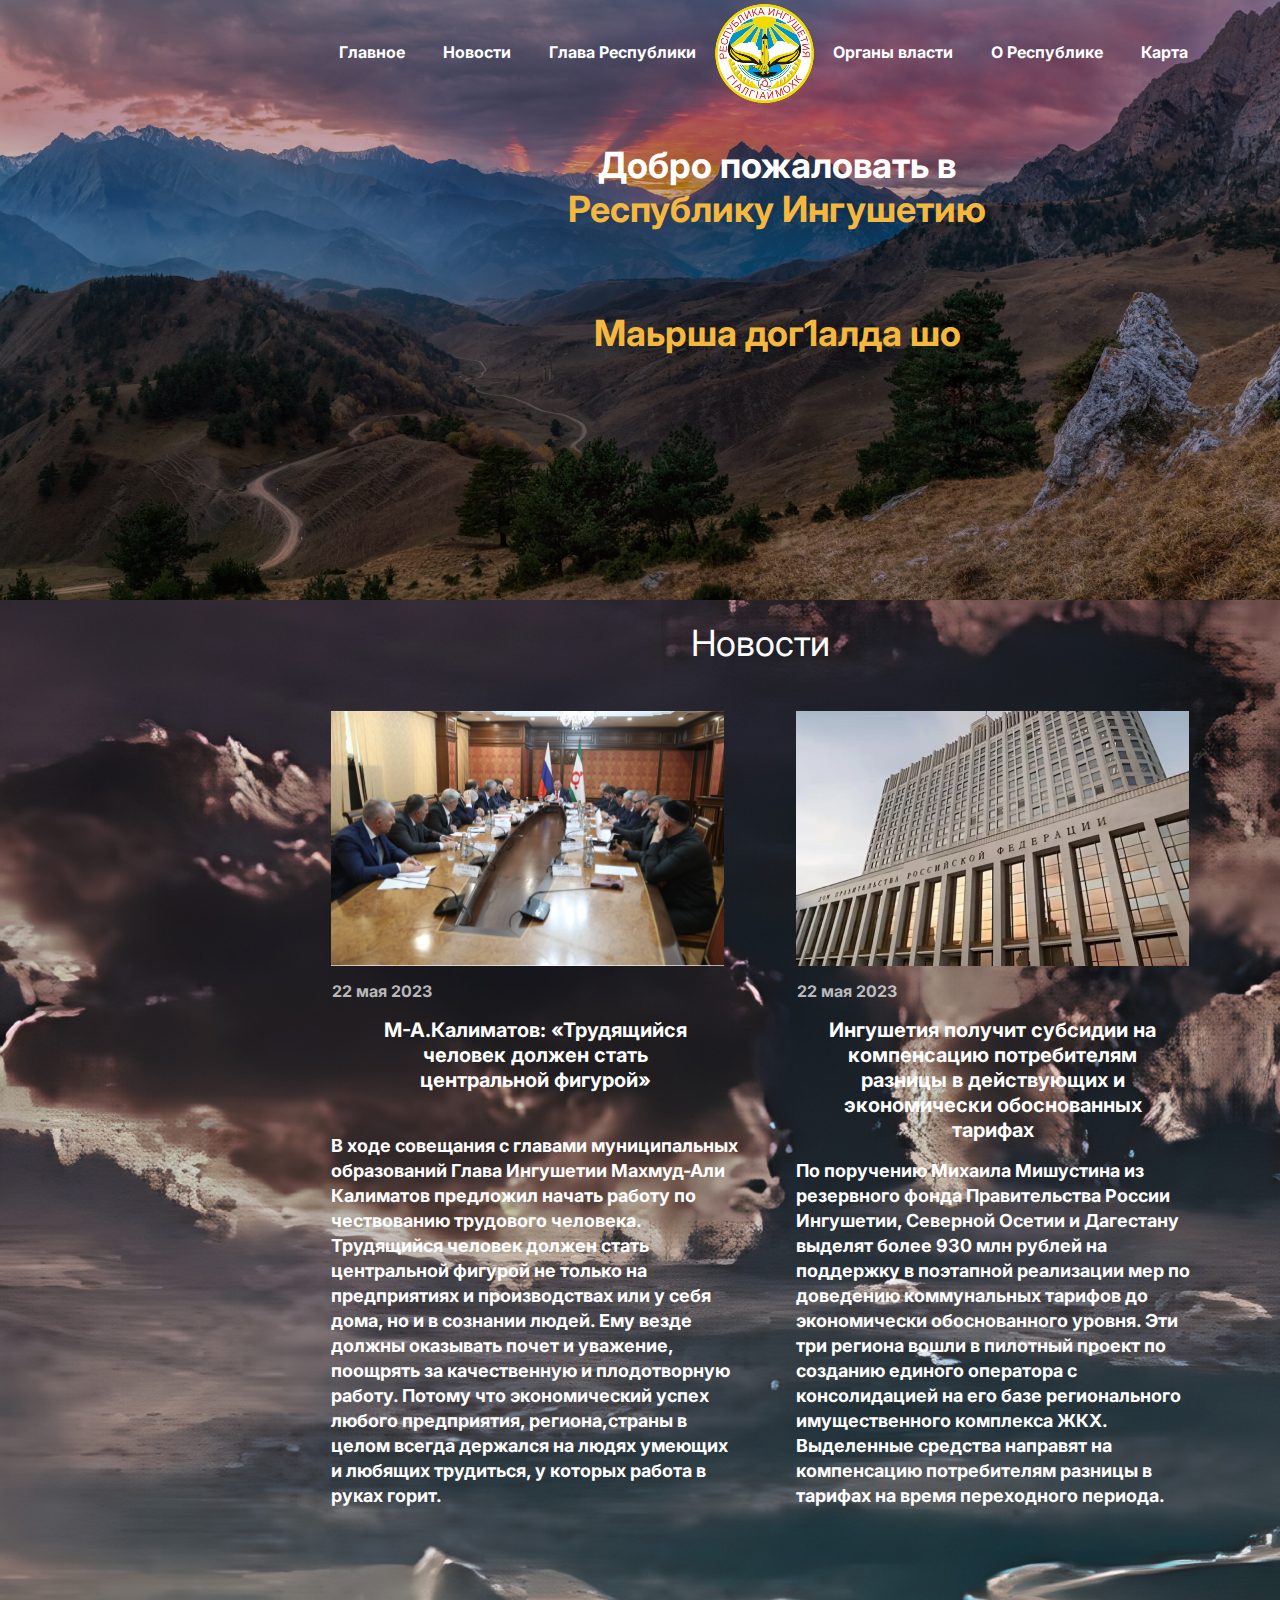
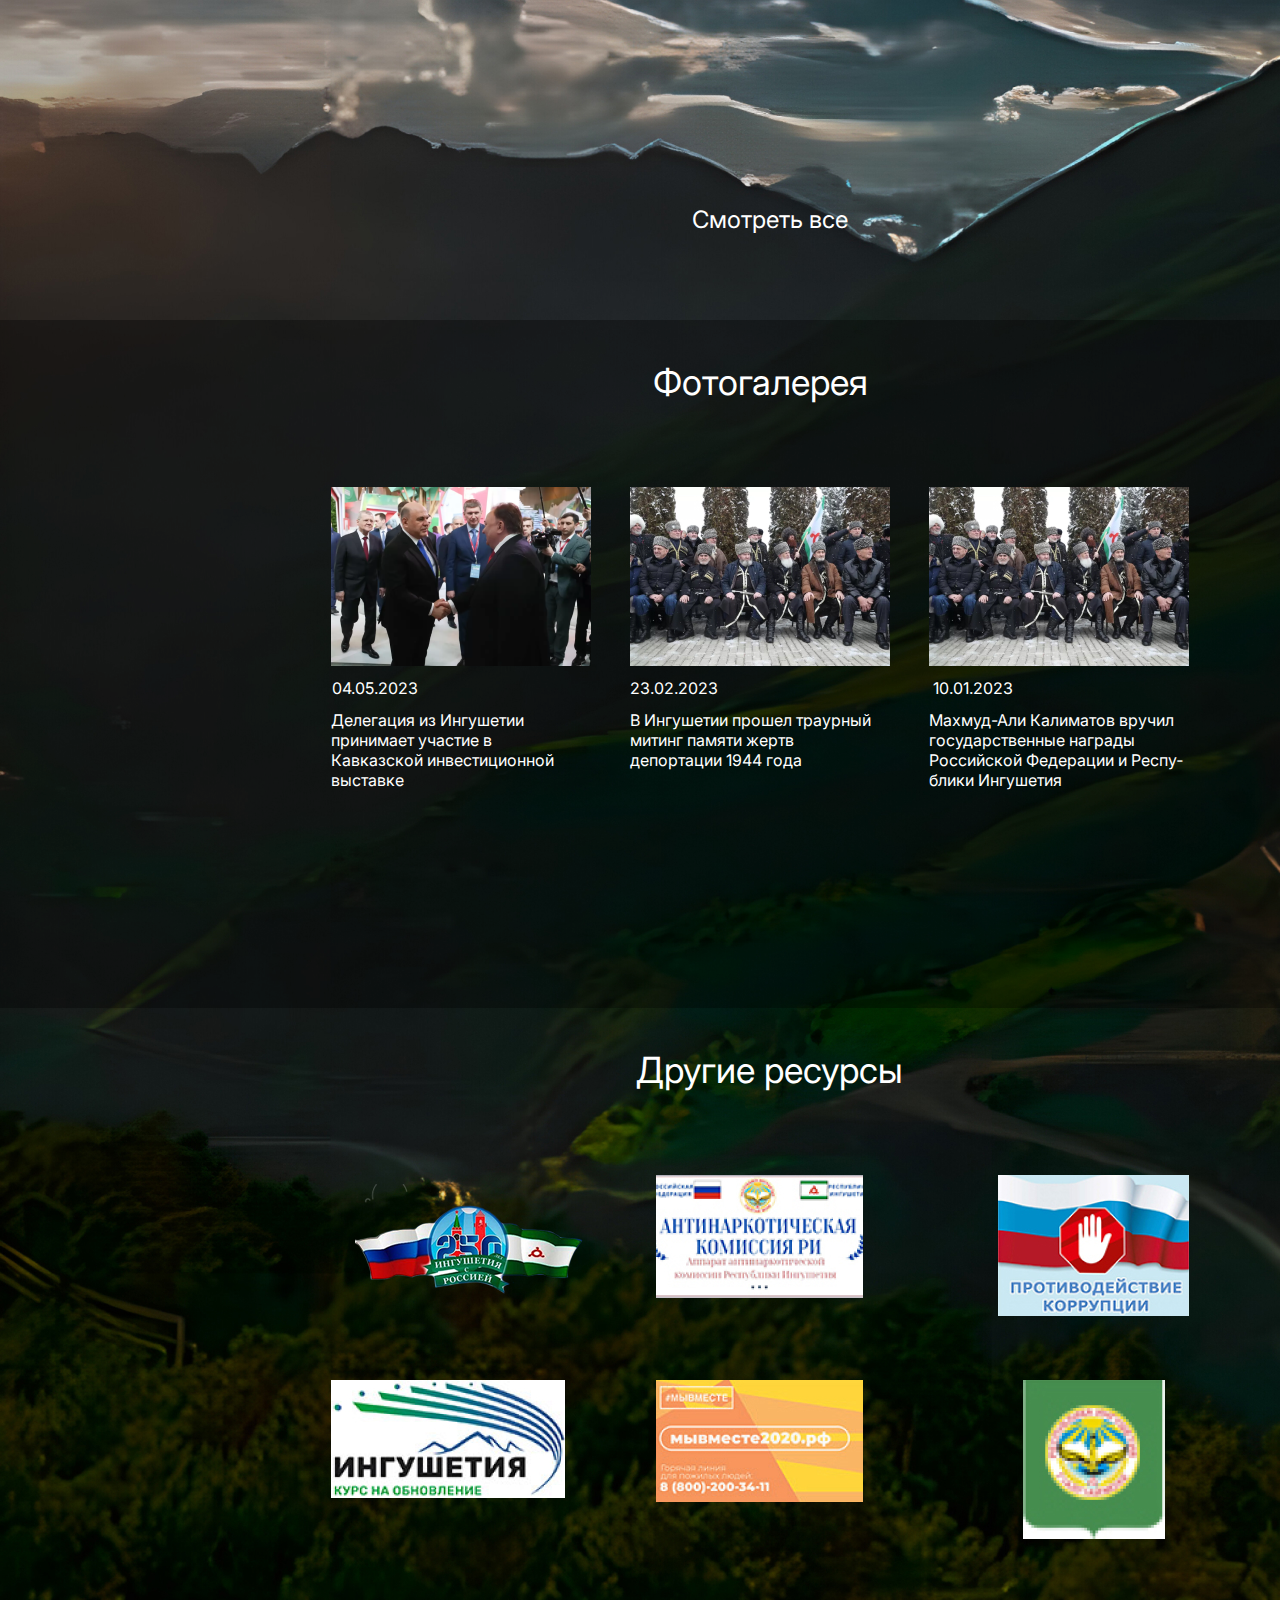
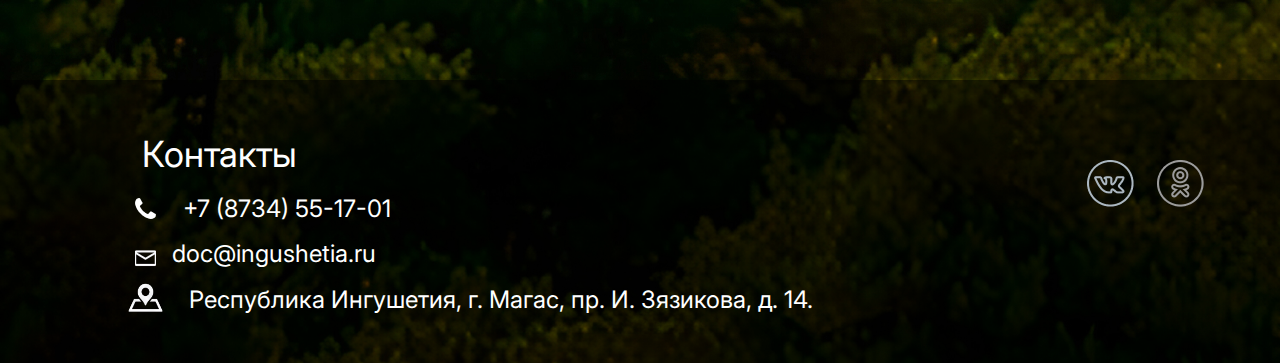
<file: index.html>
<!DOCTYPE html>
<html lang="en">
<head>
    <meta charset="UTF-8">
    <meta http-equiv="X-UA-Compatible" content="IE=edge">
    <meta name="viewport" content="width=device-width, initial-scale=1.0">
    <title>Document</title>
    <link rel="preconnect" href="https://fonts.googleapis.com">
    <link rel="preconnect" href="https://fonts.googleapis.com">
    <link rel="preconnect" href="https://fonts.gstatic.com" crossorigin>
    <link href="https://fonts.googleapis.com/css2?family=Inter:wght@100;200;300;400;500;600;700;800;900&display=swap" rel="stylesheet">
    <link rel="stylesheet" href="style.css">
    <link rel="stylesheet" href="reset.css">
    <link rel="icon" href="image/pngwing.com (6).png">
    
</head>
<body>
   
            <div class="Blok_1">
    <header class="header">
       
            <nav>
                <ul class="menu-list">
                    <li class="menu_li">
                        <a href="index.html" class="menu">Главное</a>
                    </li>
                    <li class="menu_li">
                        <a href="novosti.html" class="menu">Новости</a>
                    </li>
                    <li class="menu_li">
                        <a href="glava.html" class="menu">Глава Республики</a>
                    </li>
             
                    
                <img src="image/pngwing.com (6).png" class="logo" alt="">
          
               
                    <li class="menu_li">
                        <a href="power.html" class="menu">Органы власти</a>
                    </li>
                    <li class="menu_li">
                        <a href="history.html" class="menu">О Республике</a>
                    </li>
                    <li class="menu_li">
                        <a href="map.html" class="menu">Карта</a>
                    </li>
                </ul>
            </nav>
        </header>
      
        <div class="hh_1">
            <h1 class="h_1_1">Добро пожаловать в</h1>
            <h1 class="h_1_2">Республику Ингушетию</h1>
            <h1 class="h_1_3">Маьрша дог1алда шо</h1>
        </div>

            </div>
        <main>
        <div class="Blok_2">
            <div class="novosti">
            <h1 class="h_2_1">Новости</h1>

            <section>
            <div class="novosti_1">
            <img src="image/ae5i7039 1.jpg" alt="" class="image_1">
                <h1 class="data_1">22 мая 2023</h1>
                <h1 class="zagolovok_1">М-А.Калиматов: «Трудящийся человек должен стать центральной фигурой»</h1>
                <p class="text_1">В ходе совещания с главами муниципальных образований Глава Ингушетии Махмуд-Али Калиматов предложил начать работу по чествованию трудового человека. Трудящийся человек должен стать центральной фигурой не только на предприятиях и производствах или у себя дома, но и в сознании людей. Ему везде должны оказывать почет и уважение, поощрять за качественную и плодотворную работу. Потому что экономический успех любого предприятия, региона,страны в целом всегда держался на людях умеющих и любящих трудиться, у которых работа в руках горит.</p>
            </div>
            </section>
            
            <section>
            <div class="novosti_2">
            <img src="image/photo_2023_01_30_09_03_21 1.jpg" alt="" class="image_2">
                <h1 class="data_2">22 мая 2023</h1>
                <h1 class="zagolovok_2">Ингушетия получит субсидии на компенсацию потребителям разницы в действующих и экономически обоснованных тарифах</h1>
                <p class="text_2">По поручению Михаила Мишустина из резервного фонда Правительства России Ингушетии, Северной Осетии и Дагестану выделят более 930 млн рублей на поддержку в поэтапной реализации мер по доведению коммунальных тарифов до экономически обоснованного уровня. Эти три региона вошли в пилотный проект по созданию единого оператора с консолидацией на его базе регионального имущественного комплекса ЖКХ. Выделенные средства направят на компенсацию потребителям разницы в тарифах на время переходного периода. </p>
            </div>
            </section>

                <a href="novosti.html" class="knopka_1">Смотреть все</a>
            </div>

            <div class="foto_gallery">
                <h1 class="h_2_2">Фотогалерея</h1>

                <section>
                <div class="foto_gallery_1">
                <img src="image/Rectangle 6.png" alt="" class="image_3">
                    <h1 class="data_3">04.05.2023</h1>
                    <h1 class="zagolovok_3">Делег­ация из Ингуш­етии принимает участ­ие в Кавказской­ инвес­тицио­нной выста­вке</h1> 
                </div>
                </section>

                <section>
                    <div class="foto_gallery_2">
                    <img src="image/ae5i9087_novyy-razmer 1.jpg" alt="" class="image_4">
                        <h1 class="data_4">23.02.2023</h1>
                        <h1 class="zagolovok_4">В Ингуш­етии проше­л траур­ный митин­г памят­и жертв депортации­ 1944 года</h1> 
                    </div>
                </section>

                <section>
                    <div class="foto_gallery_3">
                    <img src="image/ae5i9087_novyy-razmer 1.jpg" alt="" class="image_5">
                        <h1 class="data_5">10.01.2023</h1>
                        <h1 class="zagolovok_5">Махму­д-Али Калим­атов вручи­л госуд­арств­енные­ награ­ды Росси­йской­ Федер­ации и Респу­блики­ Ингуш­етия</h1> 
                    </div>
                </section>
            </div>

            <div class="resurs">

                <h1 class="resurs_zagolovok">Другие ресурсы</h1>
                <a href="" class="resurs_image_1">
                    <img src="image/db71931747b6c34ac9af6ae86c44f3fc.png" alt="" class="image_6">
                </a>

                <a href="https://ingushetia.ru/president/antinar.php" class="resurs_image_2">
                    <img src="image/666 1.jpg" alt="" class="image_7">
                </a>

                <a href="https://ingushetia.ru/president/korruptsiya.php" class="resurs_image_3">
                    <img src="image/19b8355e6f4cb9e04f26ac43e2a093e3 1.jpg" alt="" class="image_8">
                </a>

                <a href="https://konkurs.ingushetia.ru/" class="resurs_image_4">
                    <img src="image/fe5354d96339b1e20140e3226fcec5ea 1.jpg" alt="" class="image_9">
                </a>

                <a href="https://konkurs.ingushetia.ru/" class="resurs_image_5">
                    <img src="image/Rectangle 9.jpg" alt="" class="image_10">
                </a>

                <a href="https://postpredstvo.ru/" class="resurs_image_6">
                    <img src="image/ff1864fa9da3f5bcf7b5ae96db536a6b 1.jpg" alt="" class="image_11">
                </a>
            </div>

            <footer>
                <div class="footer">
                    <h1 class="footer_zagolovok">Контакты</h1>

                    <img src="image/pngkit_telephone-png_4799678 1.png" alt="" class="footer_image_1">
                    <a href="" class="footer_1">+7 (8734) 55-17-01</a>

                    <img src="image/transparent-email-icon-inbox-icon-letter-icon-5d6949eb916077 1.png" alt="" class="footer_image_2">
                    <a href="https://mail.google.com/mail/u/0/#inbox?compose=GTvVlcSMTtWNBRCzQcLNpkHqBrHmzhCwhBdJLmBnSwHBVFPpWnNhnZtlxnQKPbSkNnwjwmTrVrXvc" class="footer_2">doc@ingushetia.ru</a>

                    <img src="image/transparent-logistics-delivery-icon-maps-and-flags-icon-place-5d67f30a0ac1d6.0134773115670935140441.png" alt="" class="footer_image_3">
                    <a href="https://yandex.ru/maps/20181/magas/house/prospekt_idrisa_zyazikova_14/YE0YfgdmT0MDQFppfX13d3lgZQ==/?ll=44.806250%2C43.166364&z=17.93" class="footer_3">Республика Ингушетия, г. Магас, пр. И. Зязикова, д. 14.</a>

                    <a href="https://vk.com/ingushetia_gov" class="footer_4"><img src="image/pngegg (1) 1.png" alt="" class="footer_image_4"></a>

                    <a href="https://ok.ru/group/58144759087280" class="footer_5"><img src="image/pngimg 1.png" alt="" class="footer_image_5"></a>
                </div>
            </footer>
        </div>

     </main>
</body>
</html>
</file>
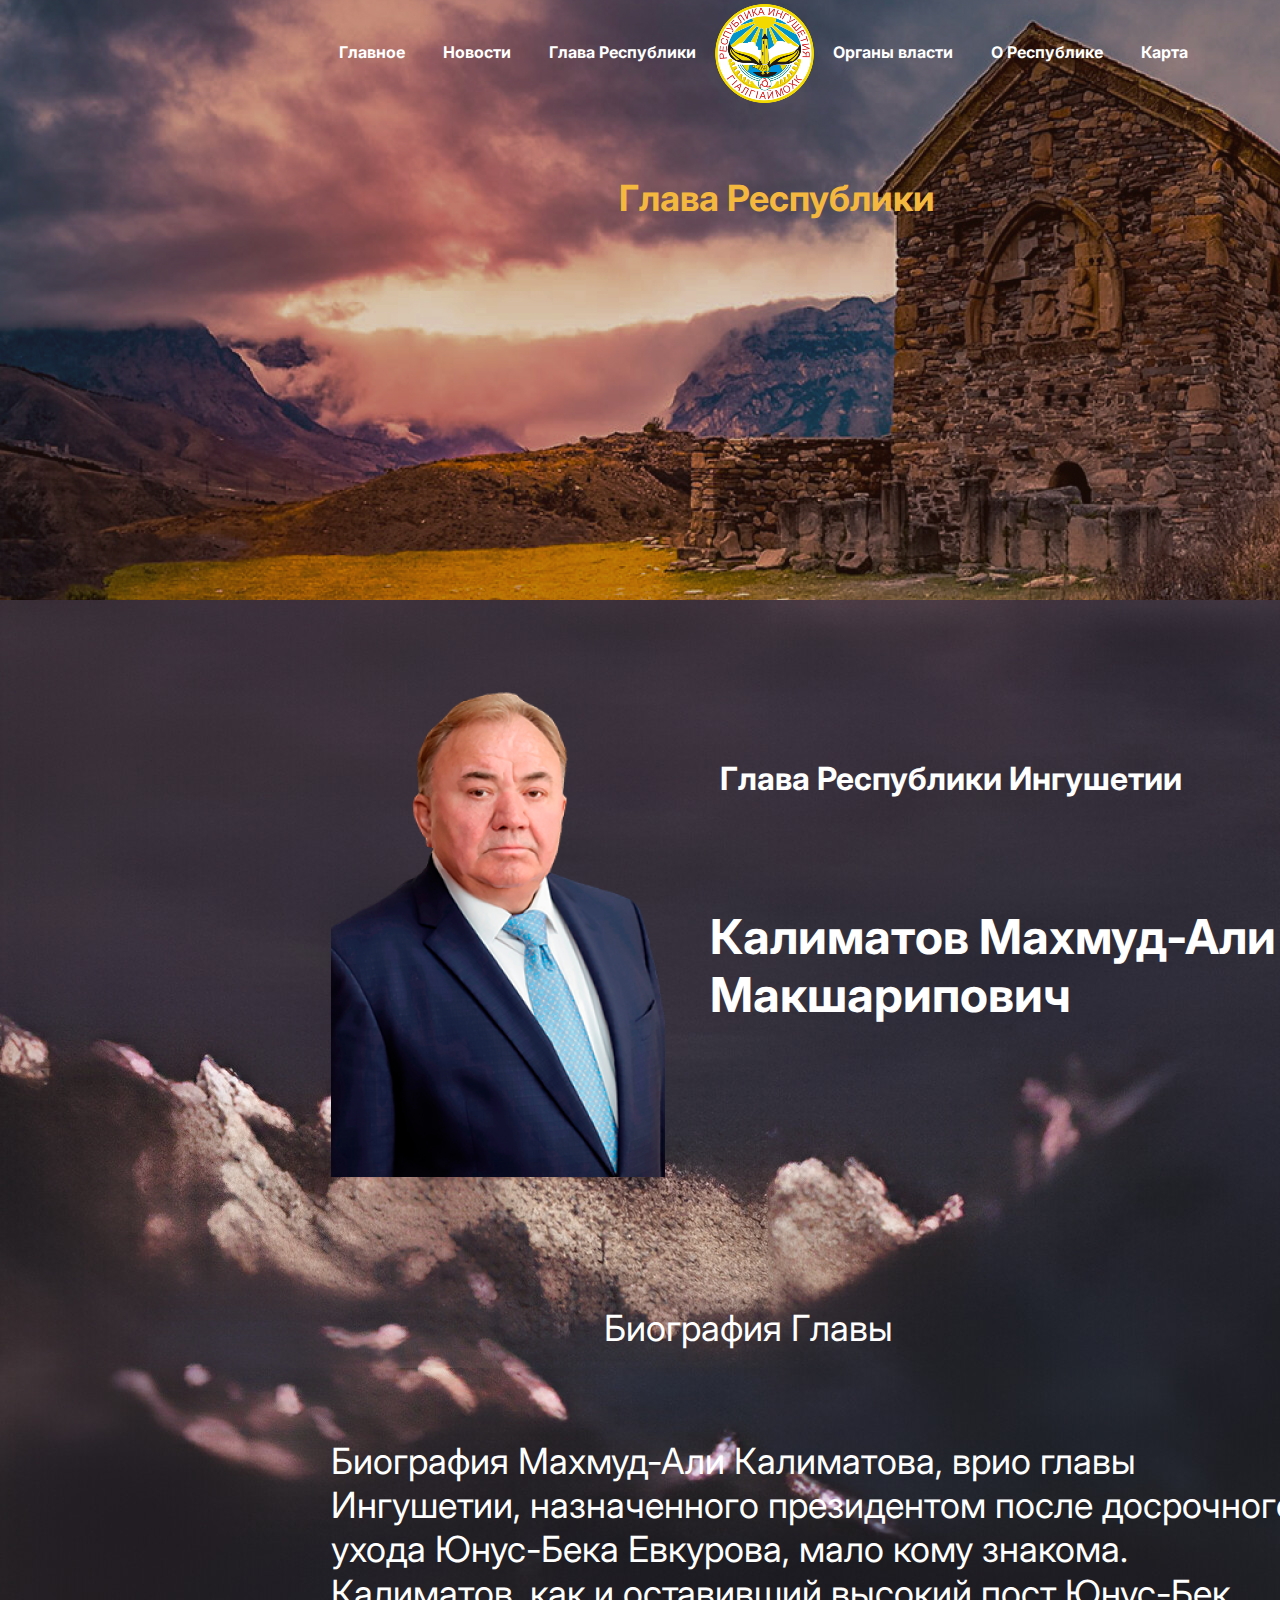
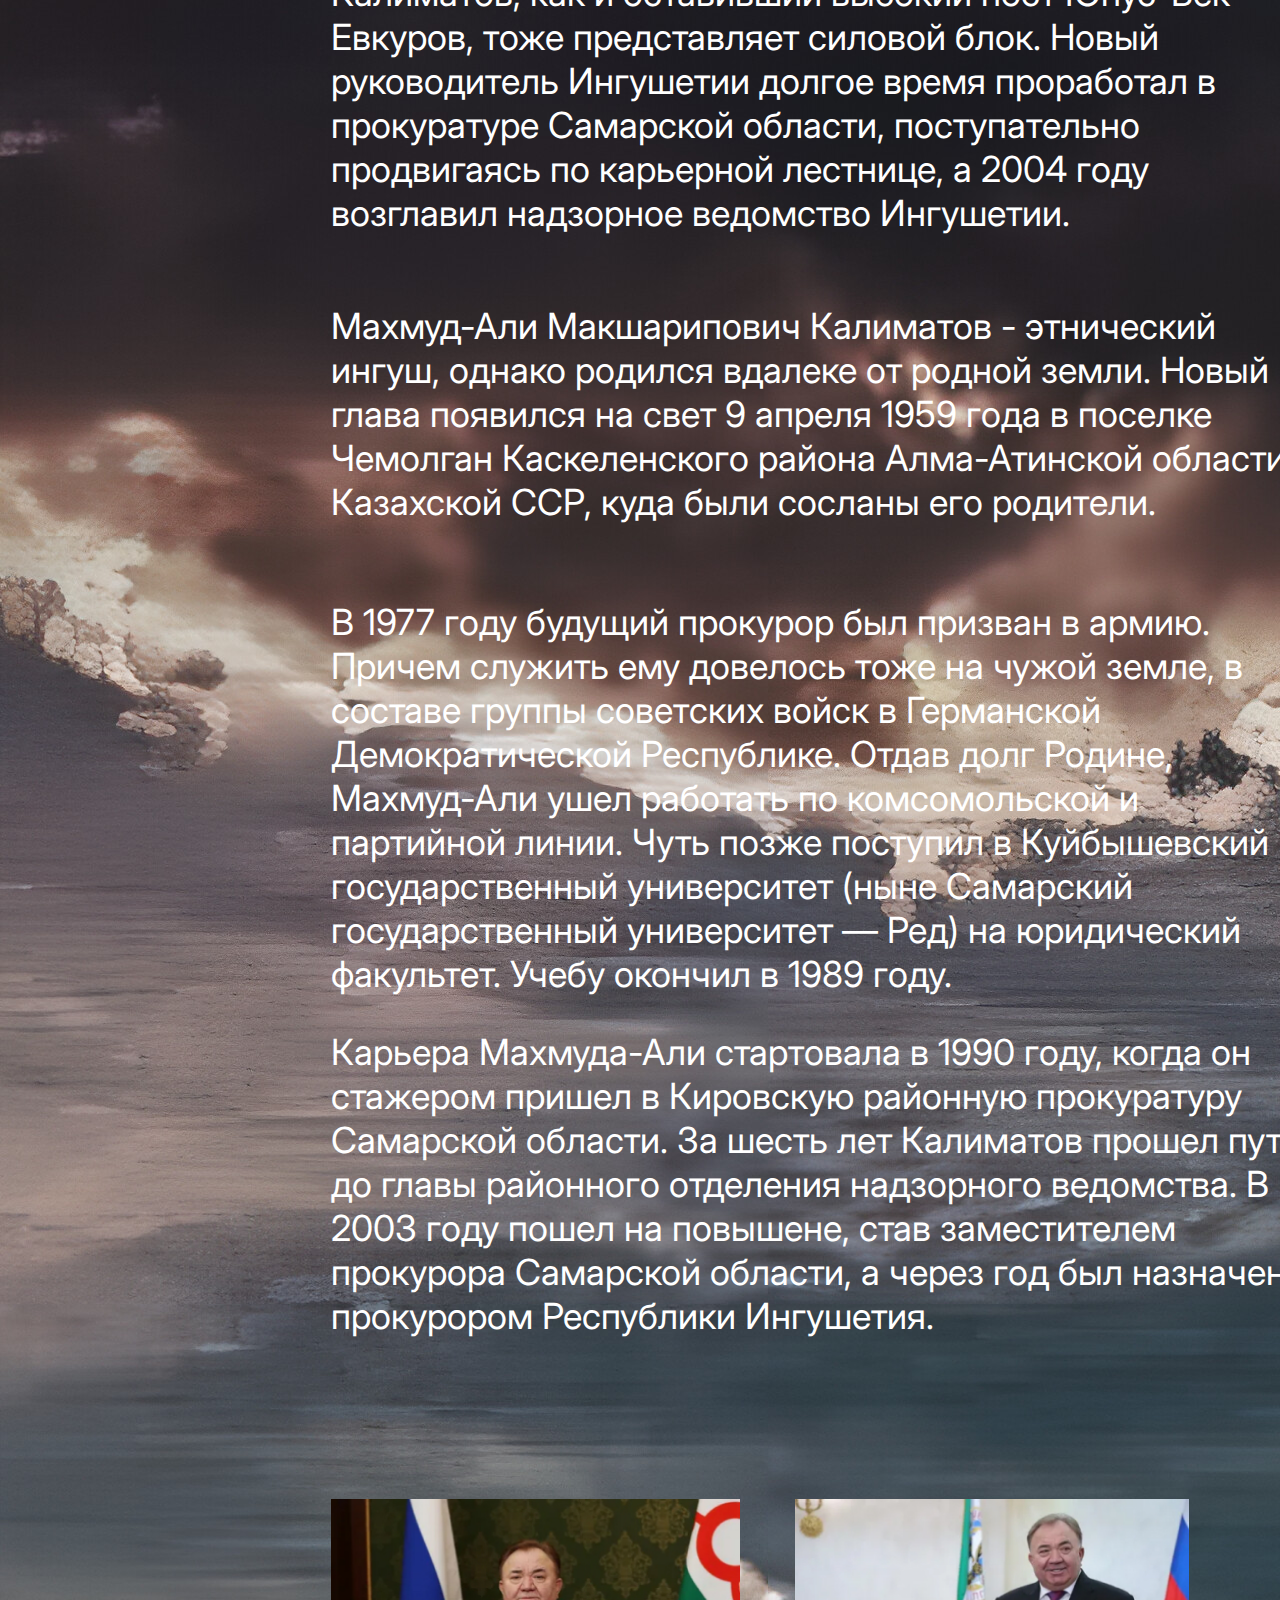
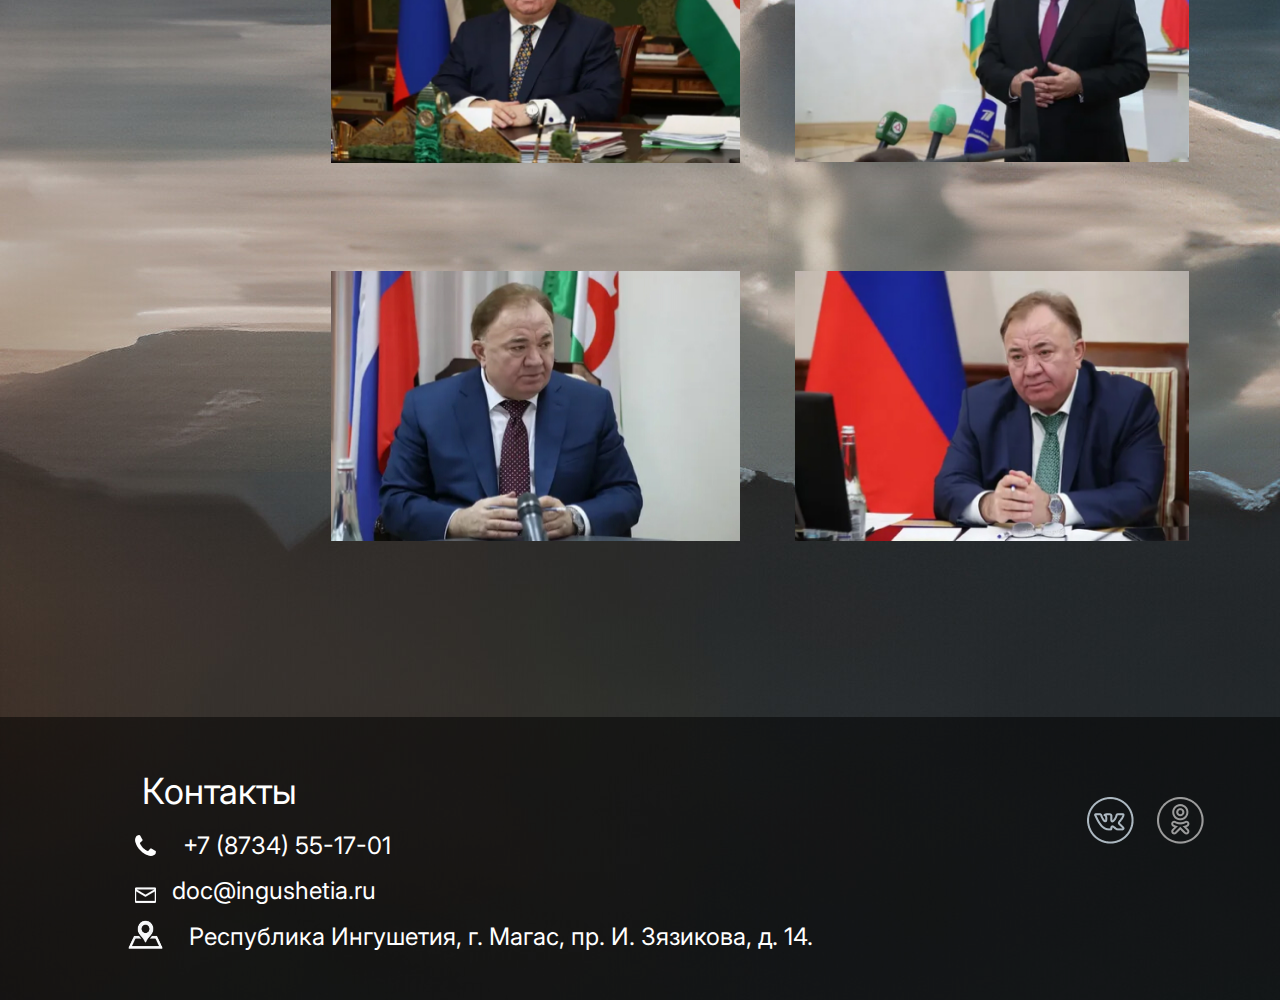
<file: glava.html>
<!DOCTYPE html>
<html lang="en">
<head>
    <meta charset="UTF-8">
    <meta http-equiv="X-UA-Compatible" content="IE=edge">
    <meta name="viewport" content="width=device-width, initial-scale=1.0">
    <title>Document</title>
    <link rel="preconnect" href="https://fonts.googleapis.com">
    <link rel="preconnect" href="https://fonts.googleapis.com">
    <link rel="preconnect" href="https://fonts.gstatic.com" crossorigin>
    <link href="https://fonts.googleapis.com/css2?family=Inter:wght@100;200;300;400;500;600;700;800;900&display=swap" rel="stylesheet">
    <link rel="stylesheet" href="style_2.css">
    <link rel="stylesheet" href="reset.css">
    <link rel="icon" href="image/pngwing.com (6).png">
    
</head>
<body>
   
            <div class="Blok_1">
    <header class="header">
       
            <nav>
                <ul class="menu-list">
                    <li class="menu_li">
                        <a href="index.html" class="menu">Главное</a>
                    </li>
                    <li class="menu_li">
                        <a href="novosti.html" class="menu">Новости</a>
                    </li>
                    <li class="menu_li">
                        <a href="glava.html" class="menu">Глава Республики</a>
                    </li>
             
                    
                <img src="image/pngwing.com (6).png" class="logo" alt="">
          
               
                    <li class="menu_li">
                        <a href="power.html" class="menu">Органы власти</a>
                    </li>
                    <li class="menu_li">
                        <a href="history.html" class="menu">О Республике</a>
                    </li>
                    <li class="menu_li">
                        <a href="map.html" class="menu">Карта</a>
                    </li>
                </ul>
            </nav>
        </header>
      
        <div class="hh_1">
            <h1 class="h_1_1">Глава Республики</h1>
            
        </div>

            </div>

            <main>
                <div class="Blok_2">
                    <div class="glava">
                        <img src="image/Калиматов_А-М.М._(портрет).png" alt="" class="image_1">
                        <h2 class="zagolovok_1">Глава Республики Ингушетии</h2>
                        <h1 class="zagolovok_2">Калиматов Махмуд-Али Макшарипович</h1>
                        <h3 class="zagolovok_3">Биография Главы</h3>

                        <div class="biografia">
                        <p class="biografiya_1">Биография Махмуд-Али Калиматова, врио главы Ингушетии, назначенного президентом после досрочного ухода Юнус-Бека Евкурова, мало кому знакома. Калиматов, как и оставивший высокий пост Юнус-Бек Евкуров, тоже представляет силовой блок. Новый руководитель Ингушетии долгое время проработал в прокуратуре Самарской области, поступательно продвигаясь по карьерной лестнице, а 2004 году возглавил надзорное ведомство Ингушетии.</p>
                        <p class="biografiya_2">Махмуд-Али Макшарипович Калиматов - этнический ингуш, однако родился вдалеке от родной земли. Новый глава появился на свет 9 апреля 1959 года в поселке Чемолган Каскеленского района Алма-Атинской области Казахской ССР, куда были сосланы его родители.</p>
                        <p class="biografiya_3">В 1977 году будущий прокурор был призван в армию. Причем служить ему довелось тоже на чужой земле, в составе группы советских войск в Германской Демократической Республике. Отдав долг Родине, Махмуд-Али ушел работать по комсомольской и партийной линии. Чуть позже поступил в Куйбышевский государственный университет (ныне Самарский государственный университет — Ред) на юридический факультет. Учебу окончил в 1989 году.</p>
                        <p class="biografiya_4">Карьера Махмуда-Али стартовала в 1990 году, когда он стажером пришел в Кировскую районную прокуратуру Самарской области. За шесть лет Калиматов прошел путь до главы районного отделения надзорного ведомства. В 2003 году пошел на повышене, став заместителем прокурора Самарской области, а через год был назначен прокурором Республики Ингушетия.</p>
                        </div>

                        <img src="image/i 1.jpg" alt="" class="image_2">
                        <img src="image/i (2) 1.jpg" alt="" class="image_3">
                        <img src="image/i (3) 1.jpg" alt="" class="image_4">
                        <img src="image/i (1) 1.jpg" alt="" class="image_5">
                    </div>

                    <footer>
                        <div class="footer">
                            <h1 class="footer_zagolovok">Контакты</h1>
        
                            <img src="image/pngkit_telephone-png_4799678 1.png" alt="" class="footer_image_1">
                            <a href="" class="footer_1">+7 (8734) 55-17-01</a>
        
                            <img src="image/transparent-email-icon-inbox-icon-letter-icon-5d6949eb916077 1.png" alt="" class="footer_image_2">
                            <a href="https://mail.google.com/mail/u/0/#inbox?compose=GTvVlcSMTtWNBRCzQcLNpkHqBrHmzhCwhBdJLmBnSwHBVFPpWnNhnZtlxnQKPbSkNnwjwmTrVrXvc" class="footer_2">doc@ingushetia.ru</a>
        
                            <img src="image/transparent-logistics-delivery-icon-maps-and-flags-icon-place-5d67f30a0ac1d6.0134773115670935140441.png" alt="" class="footer_image_3">
                            <a href="https://yandex.ru/maps/20181/magas/house/prospekt_idrisa_zyazikova_14/YE0YfgdmT0MDQFppfX13d3lgZQ==/?ll=44.806250%2C43.166364&z=17.93" class="footer_3">Республика Ингушетия, г. Магас, пр. И. Зязикова, д. 14.</a>
        
                            <a href="https://vk.com/ingushetia_gov" class="footer_4"><img src="image/pngegg (1) 1.png" alt="" class="footer_image_4"></a>
        
                            <a href="https://ok.ru/group/58144759087280" class="footer_5"><img src="image/pngimg 1.png" alt="" class="footer_image_5"></a>
                        </div>
                    </footer>
                    
                </div>
            </main>
</body>
</html>
</file>
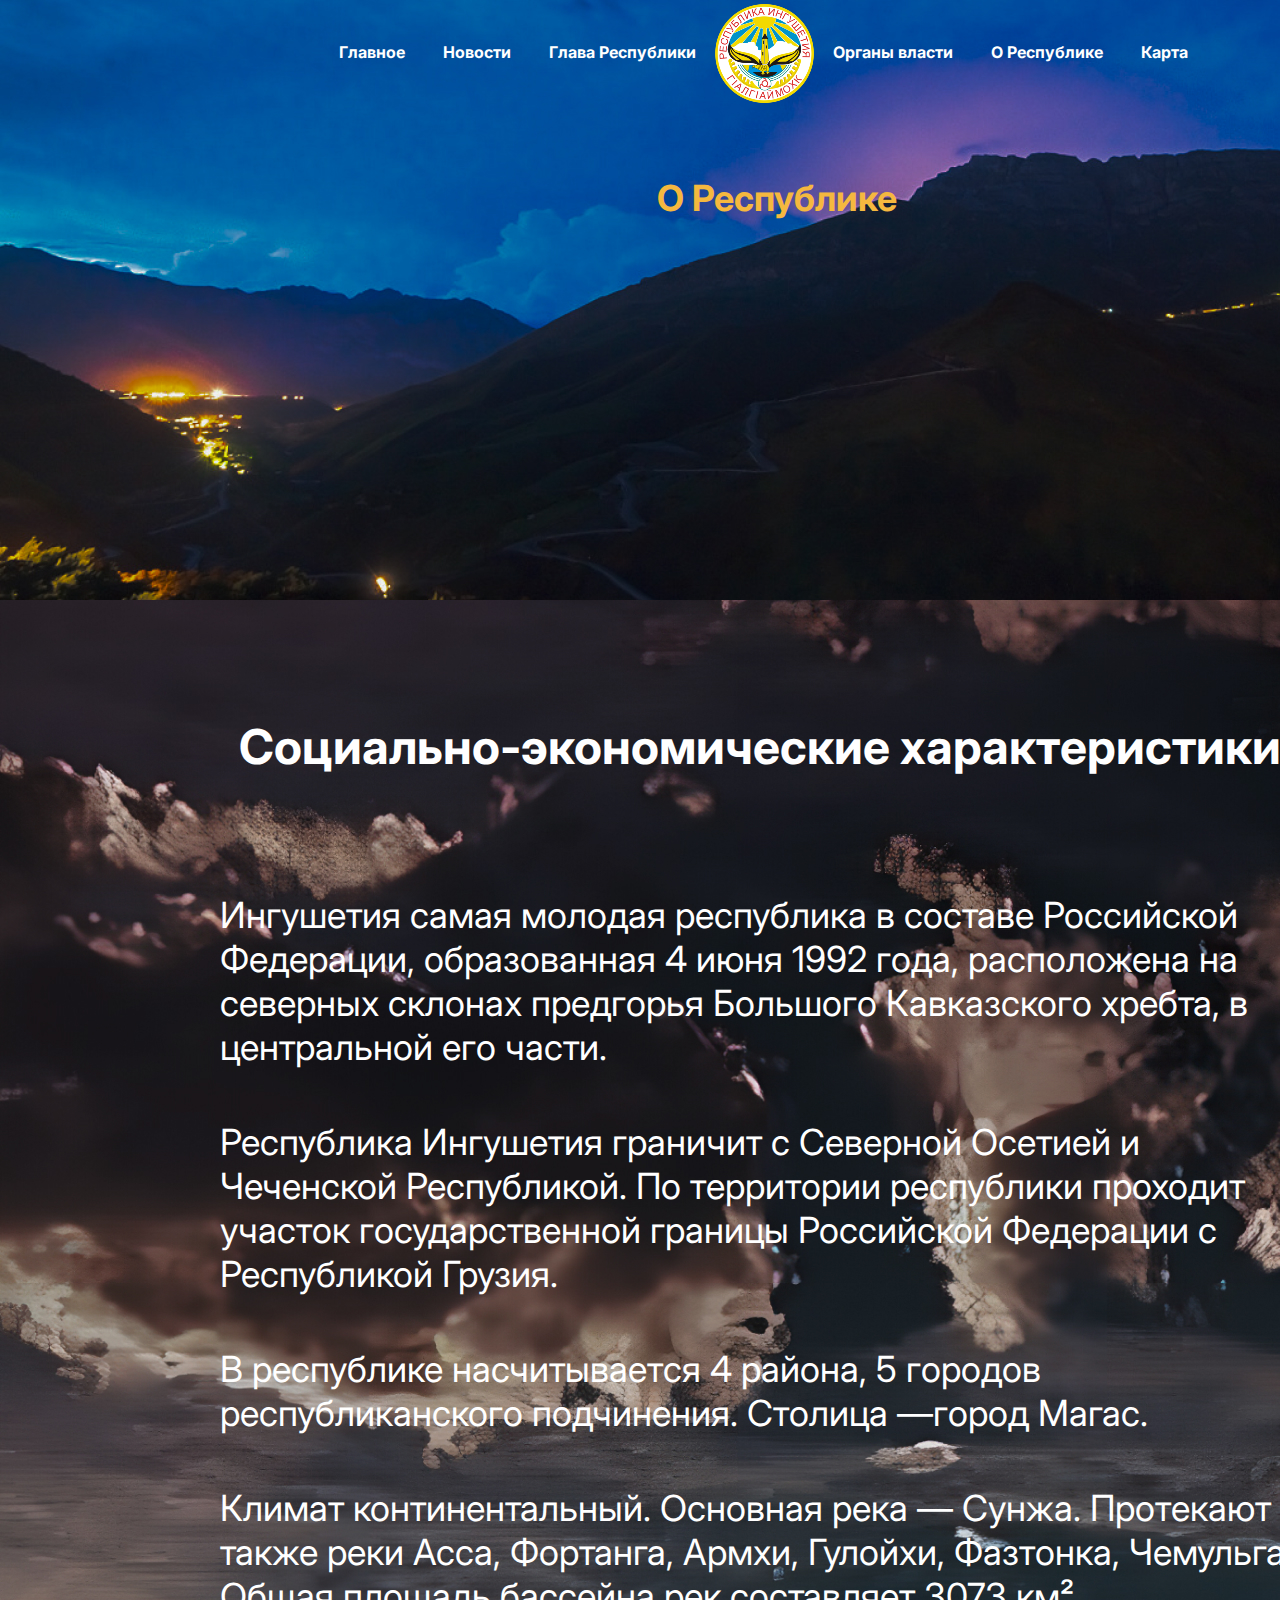
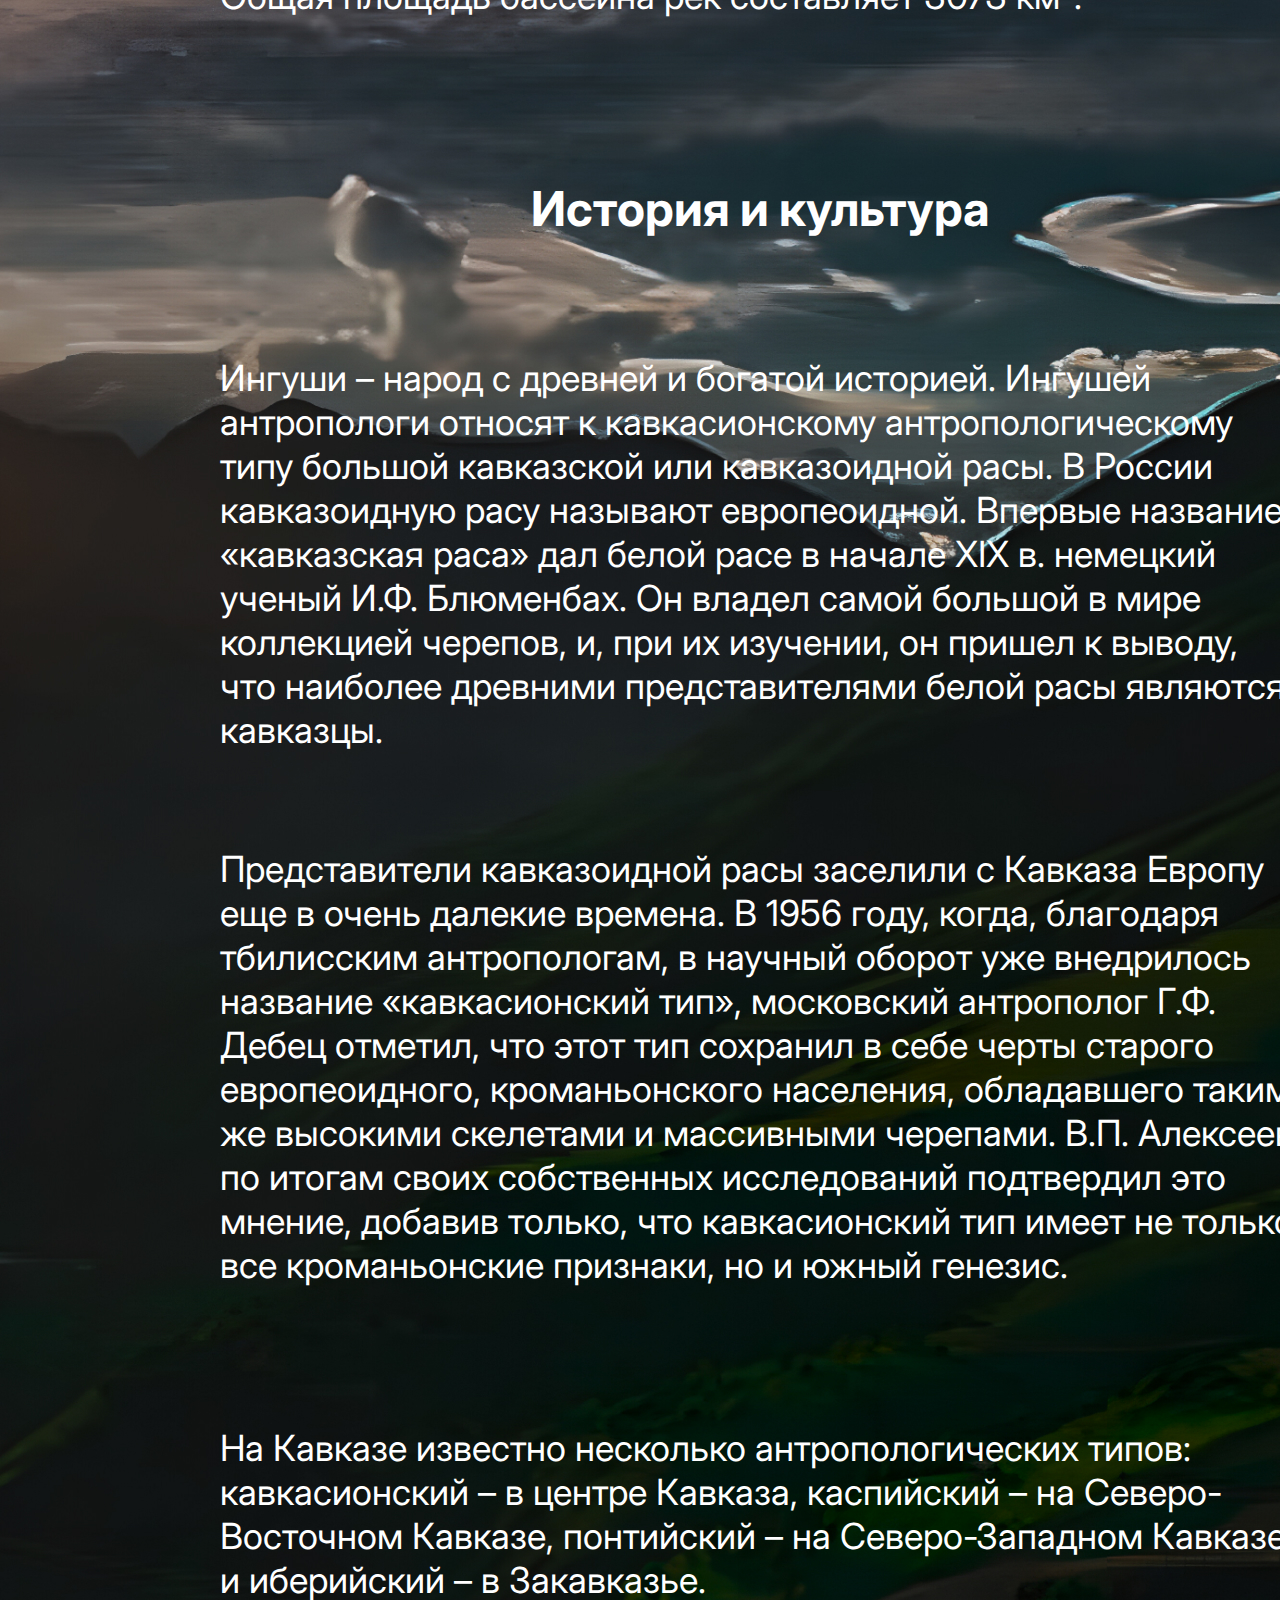
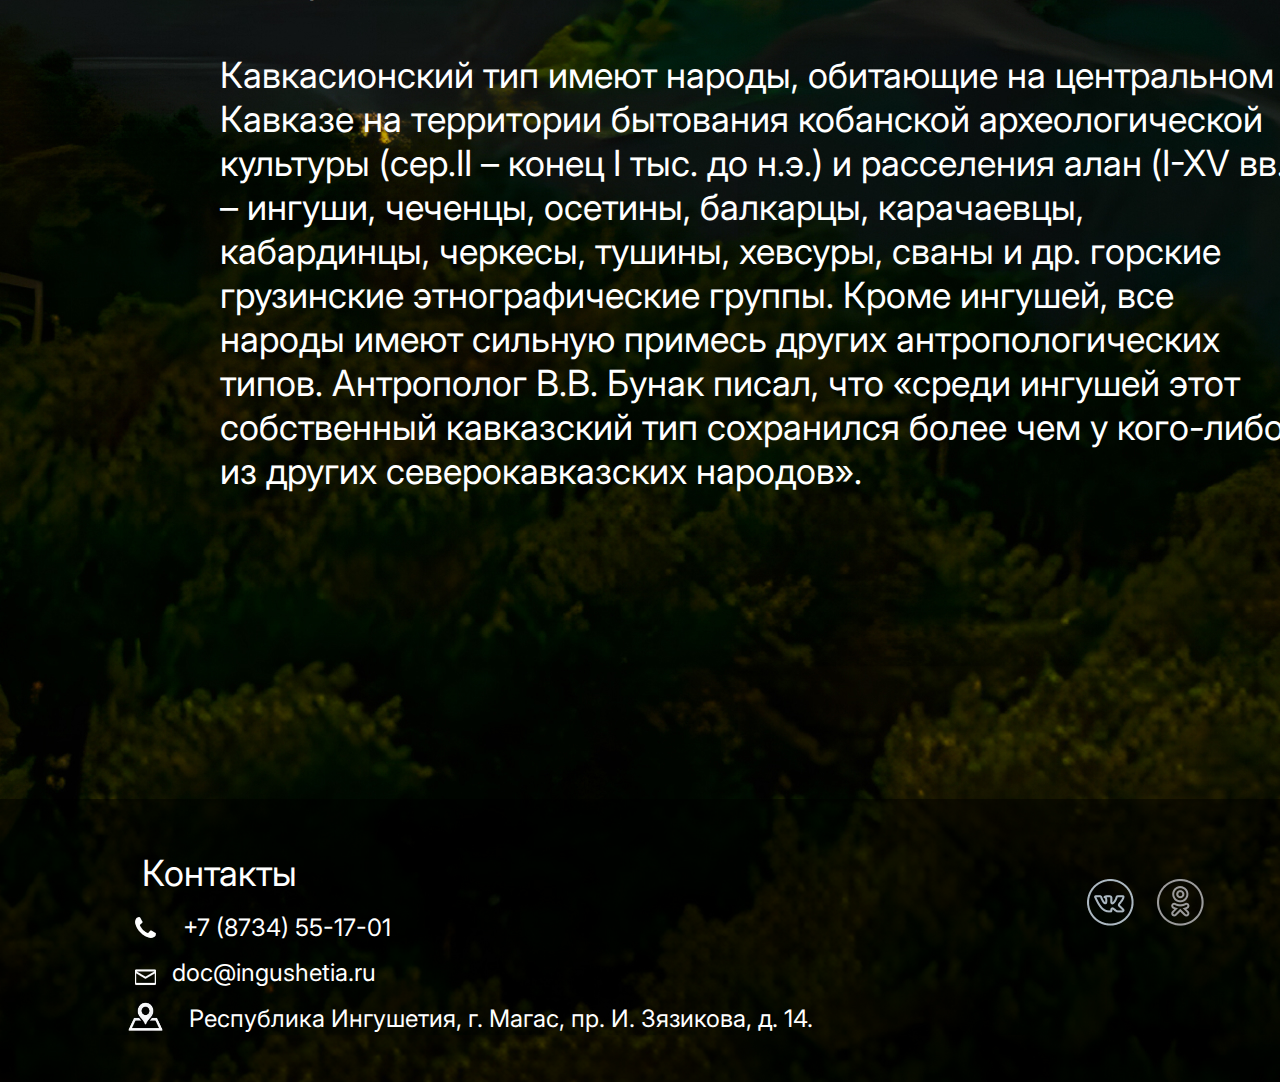
<file: history.html>
<!DOCTYPE html>
<html lang="en">
<head>
    <meta charset="UTF-8">
    <meta http-equiv="X-UA-Compatible" content="IE=edge">
    <meta name="viewport" content="width=device-width, initial-scale=1.0">
    <title>Document</title>
    <link rel="preconnect" href="https://fonts.googleapis.com">
    <link rel="preconnect" href="https://fonts.googleapis.com">
    <link rel="preconnect" href="https://fonts.gstatic.com" crossorigin>
    <link href="https://fonts.googleapis.com/css2?family=Inter:wght@100;200;300;400;500;600;700;800;900&display=swap" rel="stylesheet">
    <link rel="stylesheet" href="style_4.css">
    <link rel="stylesheet" href="reset.css">
    <link rel="icon" href="image/pngwing.com (6).png">
    
</head>
<body>
   
            <div class="Blok_1">
    <header class="header">
       
            <nav>
                <ul class="menu-list">
                    <li class="menu_li">
                        <a href="index.html" class="menu">Главное</a>
                    </li>
                    <li class="menu_li">
                        <a href="novosti.html" class="menu">Новости</a>
                    </li>
                    <li class="menu_li">
                        <a href="glava.html" class="menu">Глава Республики</a>
                    </li>
             
                    
                <img src="image/pngwing.com (6).png" class="logo" alt="">
          
               
                    <li class="menu_li">
                        <a href="power.html" class="menu">Органы власти</a>
                    </li>
                    <li class="menu_li">
                        <a href="history.html" class="menu">О Республике</a>
                    </li>
                    <li class="menu_li">
                        <a href="map.html" class="menu">Карта</a>
                    </li>
                </ul>
            </nav>
        </header>
      
        <div class="hh_1">
            <h1 class="h_1_1">О Республике</h1>
            
        </div>

            </div>

            <main>
                <div class="Blok_2">
                    <div class="characteristic">
                        <h1 class="zagolovok_characteristic_1">Социально-экономические характеристики</h1>
                        <p class="text_characteristic_1">Ингушетия самая молодая республика в составе Российской Федерации, образованная 4 июня 1992 года, расположена на северных склонах предгорья Большого Кавказского хребта, в центральной его части.</p>
                        <p class="text_characteristic_2">Республика Ингушетия граничит с Северной Осетией и Чеченской Республикой. По территории республики проходит участок государственной границы Российской Федерации с Республикой Грузия.</p>
                        <p class="text_characteristic_3">В республике насчитывается 4 района, 5 городов республиканского подчинения. Столица —город Магас.</p>
                        <p class="text_characteristic_4">Климат континентальный. Основная река — Сунжа. Протекают также реки Асса, Фортанга, Армхи, Гулойхи, Фазтонка, Чемульга. Общая площадь бассейна рек составляет 3073 км².</p>
                    </div>

                    <div class="history">
                        <h1 class="zagolovok_history_1">История и культура</h1>
                        <p class="text_history_1">Ингуши – народ с древней и богатой историей. Ингушей антропологи относят к кавкасионскому антропологическому типу большой кавказской или кавказоидной расы. В России кавказоидную расу называют европеоидной. Впервые название «кавказская раса» дал белой расе в начале XIX в. немецкий ученый И.Ф. Блюменбах. Он владел самой большой в мире коллекцией черепов, и, при их изучении, он пришел к выводу, что наиболее древними представителями белой расы являются кавказцы.</p>
                        <p class="text_history_2">Представители кавказоидной расы заселили с Кавказа Европу еще в очень далекие времена. В 1956 году, когда, благодаря тбилисским антропологам, в научный оборот уже внедрилось название «кавкасионский тип», московский антрополог Г.Ф. Дебец отметил, что этот тип сохранил в себе черты старого европеоидного, кроманьонского населения, обладавшего таким же высокими скелетами и массивными черепами. В.П. Алексеев по итогам своих собственных исследований подтвердил это мнение, добавив только, что кавкасионский тип имеет не только все кроманьонские признаки, но и южный генезис.</p>
                        <p class="text_history_3">На Кавказе известно несколько антропологических типов: кавкасионский – в центре Кавказа, каспийский – на Северо-Восточном Кавказе, понтийский – на Северо-Западном Кавказе и иберийский – в Закавказье.</p>
                        <p class="text_history_4">Кавкасионский тип имеют народы, обитающие на центральном Кавказе на территории бытования кобанской археологической культуры (сер.II – конец I тыс. до н.э.) и расселения алан (I-XV вв.) – ингуши, чеченцы, осетины, балкарцы, карачаевцы, кабардинцы, черкесы, тушины, хевсуры, сваны и др. горские грузинские этнографические группы. Кроме ингушей, все народы имеют сильную примесь других антропологических типов. Антрополог В.В. Бунак писал, что «среди ингушей этот собственный кавказский тип сохранился более чем у кого-либо из других северокавказских народов».</p>
                    </div>

                    <footer>
                        <div class="footer">
                            <h1 class="footer_zagolovok">Контакты</h1>
        
                            <img src="image/pngkit_telephone-png_4799678 1.png" alt="" class="footer_image_1">
                            <a href="" class="footer_1">+7 (8734) 55-17-01</a>
        
                            <img src="image/transparent-email-icon-inbox-icon-letter-icon-5d6949eb916077 1.png" alt="" class="footer_image_2">
                            <a href="https://mail.google.com/mail/u/0/#inbox?compose=GTvVlcSMTtWNBRCzQcLNpkHqBrHmzhCwhBdJLmBnSwHBVFPpWnNhnZtlxnQKPbSkNnwjwmTrVrXvc" class="footer_2">doc@ingushetia.ru</a>
        
                            <img src="image/transparent-logistics-delivery-icon-maps-and-flags-icon-place-5d67f30a0ac1d6.0134773115670935140441.png" alt="" class="footer_image_3">
                            <a href="https://yandex.ru/maps/20181/magas/house/prospekt_idrisa_zyazikova_14/YE0YfgdmT0MDQFppfX13d3lgZQ==/?ll=44.806250%2C43.166364&z=17.93" class="footer_3">Республика Ингушетия, г. Магас, пр. И. Зязикова, д. 14.</a>
        
                            <a href="https://vk.com/ingushetia_gov" class="footer_4"><img src="image/pngegg (1) 1.png" alt="" class="footer_image_4"></a>
        
                            <a href="https://ok.ru/group/58144759087280" class="footer_5"><img src="image/pngimg 1.png" alt="" class="footer_image_5"></a>
                        </div>
                    </footer>
                </div>
            </main>
</body>
</html>
</file>
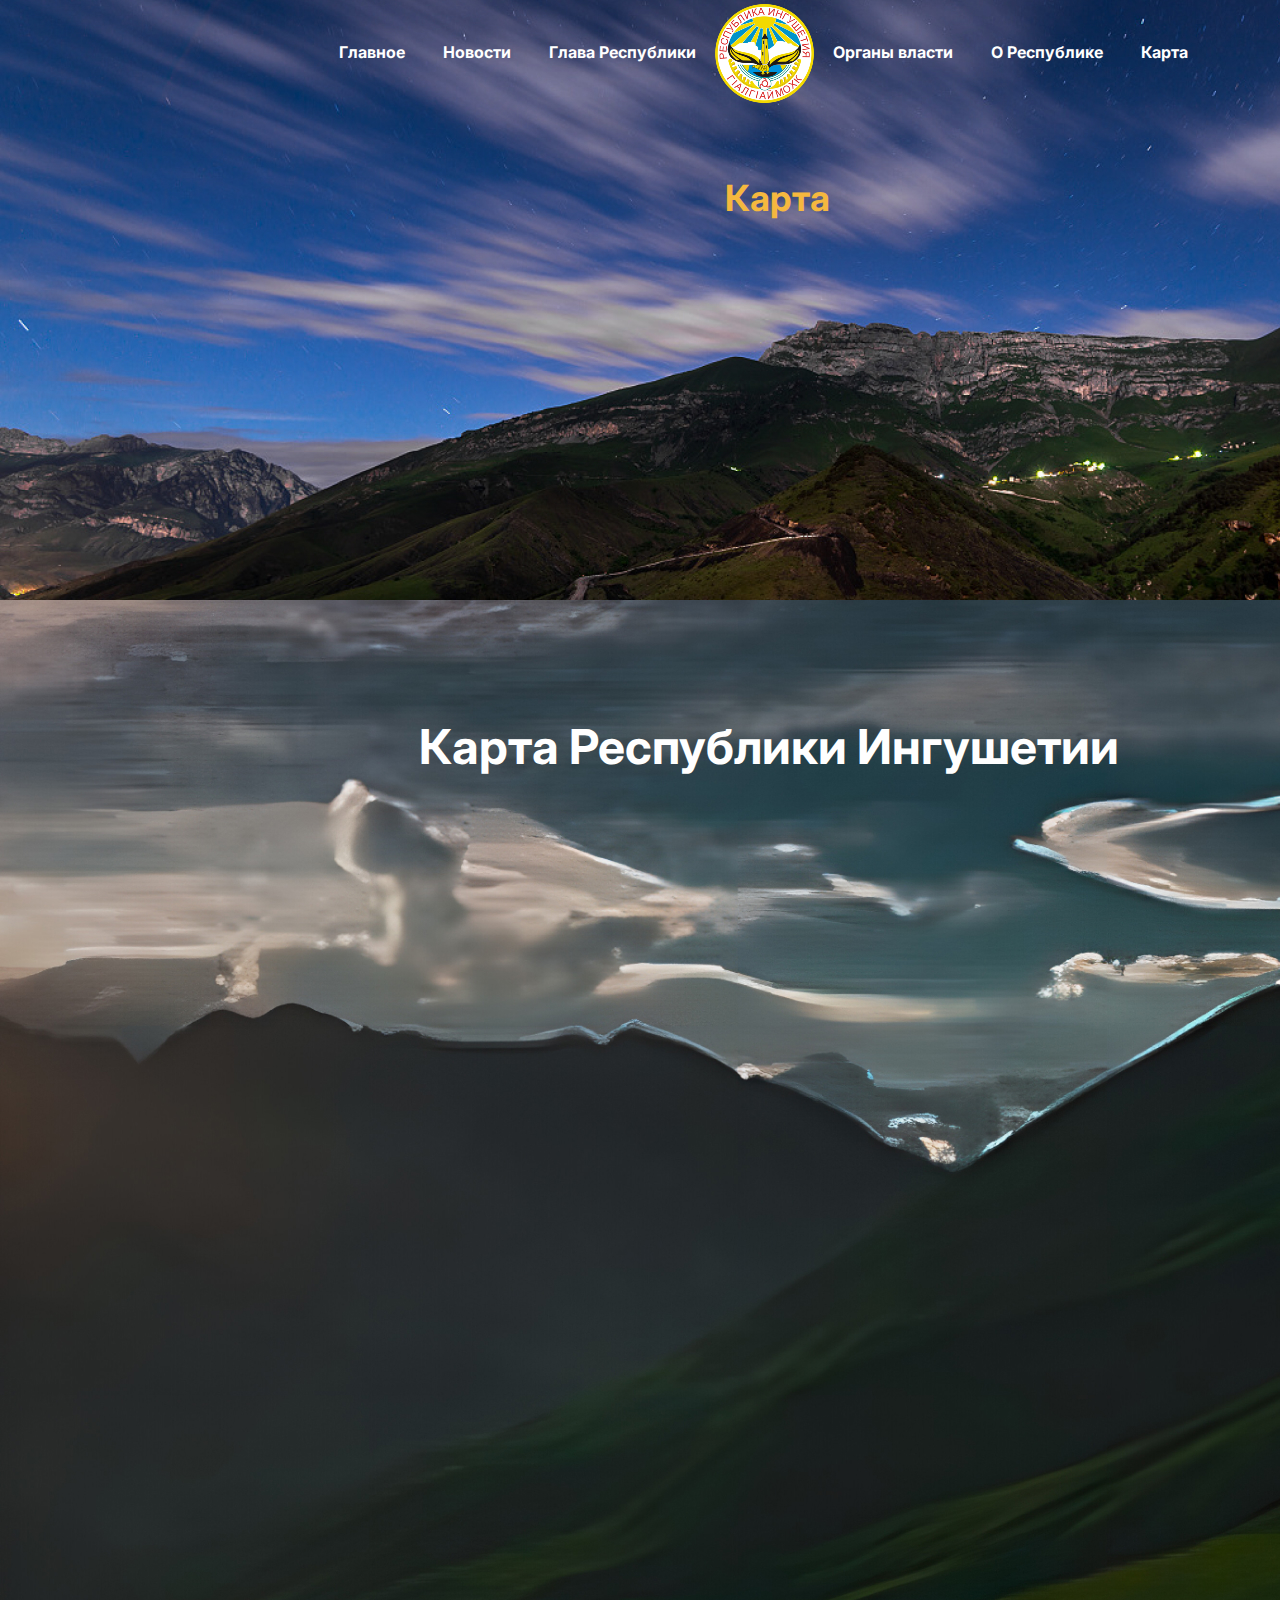
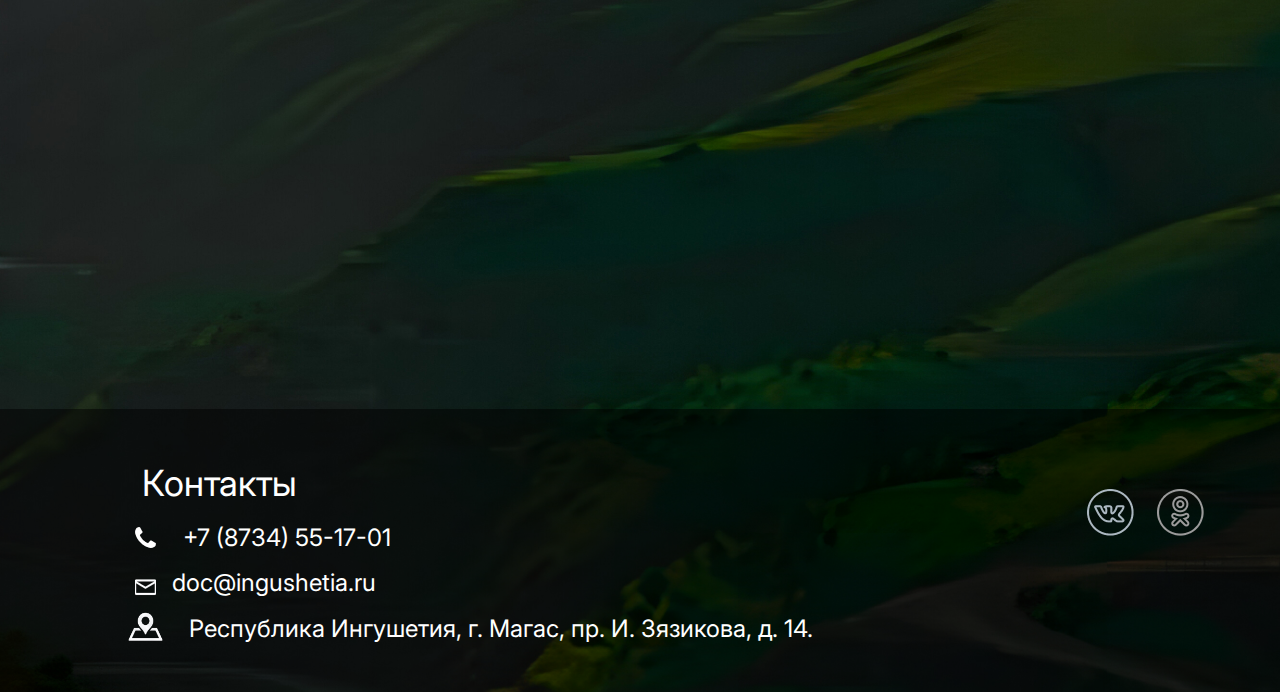
<file: map.html>
<!DOCTYPE html>
<html lang="en">
<head>
    <meta charset="UTF-8">
    <meta http-equiv="X-UA-Compatible" content="IE=edge">
    <meta name="viewport" content="width=device-width, initial-scale=1.0">
    <title>Document</title>
    <link rel="preconnect" href="https://fonts.googleapis.com">
    <link rel="preconnect" href="https://fonts.googleapis.com">
    <link rel="preconnect" href="https://fonts.gstatic.com" crossorigin>
    <link href="https://fonts.googleapis.com/css2?family=Inter:wght@100;200;300;400;500;600;700;800;900&display=swap" rel="stylesheet">
    <link rel="stylesheet" href="style_5.css">
    <link rel="stylesheet" href="reset.css">
    <link rel="icon" href="image/pngwing.com (6).png">
    
</head>
<body>
   
            <div class="Blok_1">
    <header class="header">
       
            <nav>
                <ul class="menu-list">
                    <li class="menu_li">
                        <a href="index.html" class="menu">Главное</a>
                    </li>
                    <li class="menu_li">
                        <a href="novosti.html" class="menu">Новости</a>
                    </li>
                    <li class="menu_li">
                        <a href="glava.html" class="menu">Глава Республики</a>
                    </li>
             
                    
                <img src="image/pngwing.com (6).png" class="logo" alt="">
          
               
                    <li class="menu_li">
                        <a href="power.html" class="menu">Органы власти</a>
                    </li>
                    <li class="menu_li">
                        <a href="history.html" class="menu">О Республике</a>
                    </li>
                    <li class="menu_li">
                        <a href="map.html" class="menu">Карта</a>
                    </li>
                </ul>
            </nav>
        </header>
      
        <div class="hh_1">
            <h1 class="h_1_1">Карта</h1>
            
        </div>

            </div>

            <main>
                <div class="Blok_2">
                    <h1 class="zagolovok_map">Карта Республики Ингушетии</h1>
                    <div class="map">
                        <script type="text/javascript" charset="utf-8" async src="https://api-maps.yandex.ru/services/constructor/1.0/js/?um=constructor%3Aa75d0ba1baed52745917fddac9de21f9a6f96d164750f79b01ede72c48e59649&amp;width=858&amp;height=793&amp;lang=ru_RU&amp;scroll=true"></script>
                    </div>

                    <footer>
                        <div class="footer">
                            <h1 class="footer_zagolovok">Контакты</h1>
        
                            <img src="image/pngkit_telephone-png_4799678 1.png" alt="" class="footer_image_1">
                            <a href="" class="footer_1">+7 (8734) 55-17-01</a>
        
                            <img src="image/transparent-email-icon-inbox-icon-letter-icon-5d6949eb916077 1.png" alt="" class="footer_image_2">
                            <a href="https://mail.google.com/mail/u/0/#inbox?compose=GTvVlcSMTtWNBRCzQcLNpkHqBrHmzhCwhBdJLmBnSwHBVFPpWnNhnZtlxnQKPbSkNnwjwmTrVrXvc" class="footer_2">doc@ingushetia.ru</a>
        
                            <img src="image/transparent-logistics-delivery-icon-maps-and-flags-icon-place-5d67f30a0ac1d6.0134773115670935140441.png" alt="" class="footer_image_3">
                            <a href="https://yandex.ru/maps/20181/magas/house/prospekt_idrisa_zyazikova_14/YE0YfgdmT0MDQFppfX13d3lgZQ==/?ll=44.806250%2C43.166364&z=17.93" class="footer_3">Республика Ингушетия, г. Магас, пр. И. Зязикова, д. 14.</a>
        
                            <a href="https://vk.com/ingushetia_gov" class="footer_4"><img src="image/pngegg (1) 1.png" alt="" class="footer_image_4"></a>
        
                            <a href="https://ok.ru/group/58144759087280" class="footer_5"><img src="image/pngimg 1.png" alt="" class="footer_image_5"></a>
                        </div>
                    </footer>
                </div>
            </main>
</body>
</html>
</file>
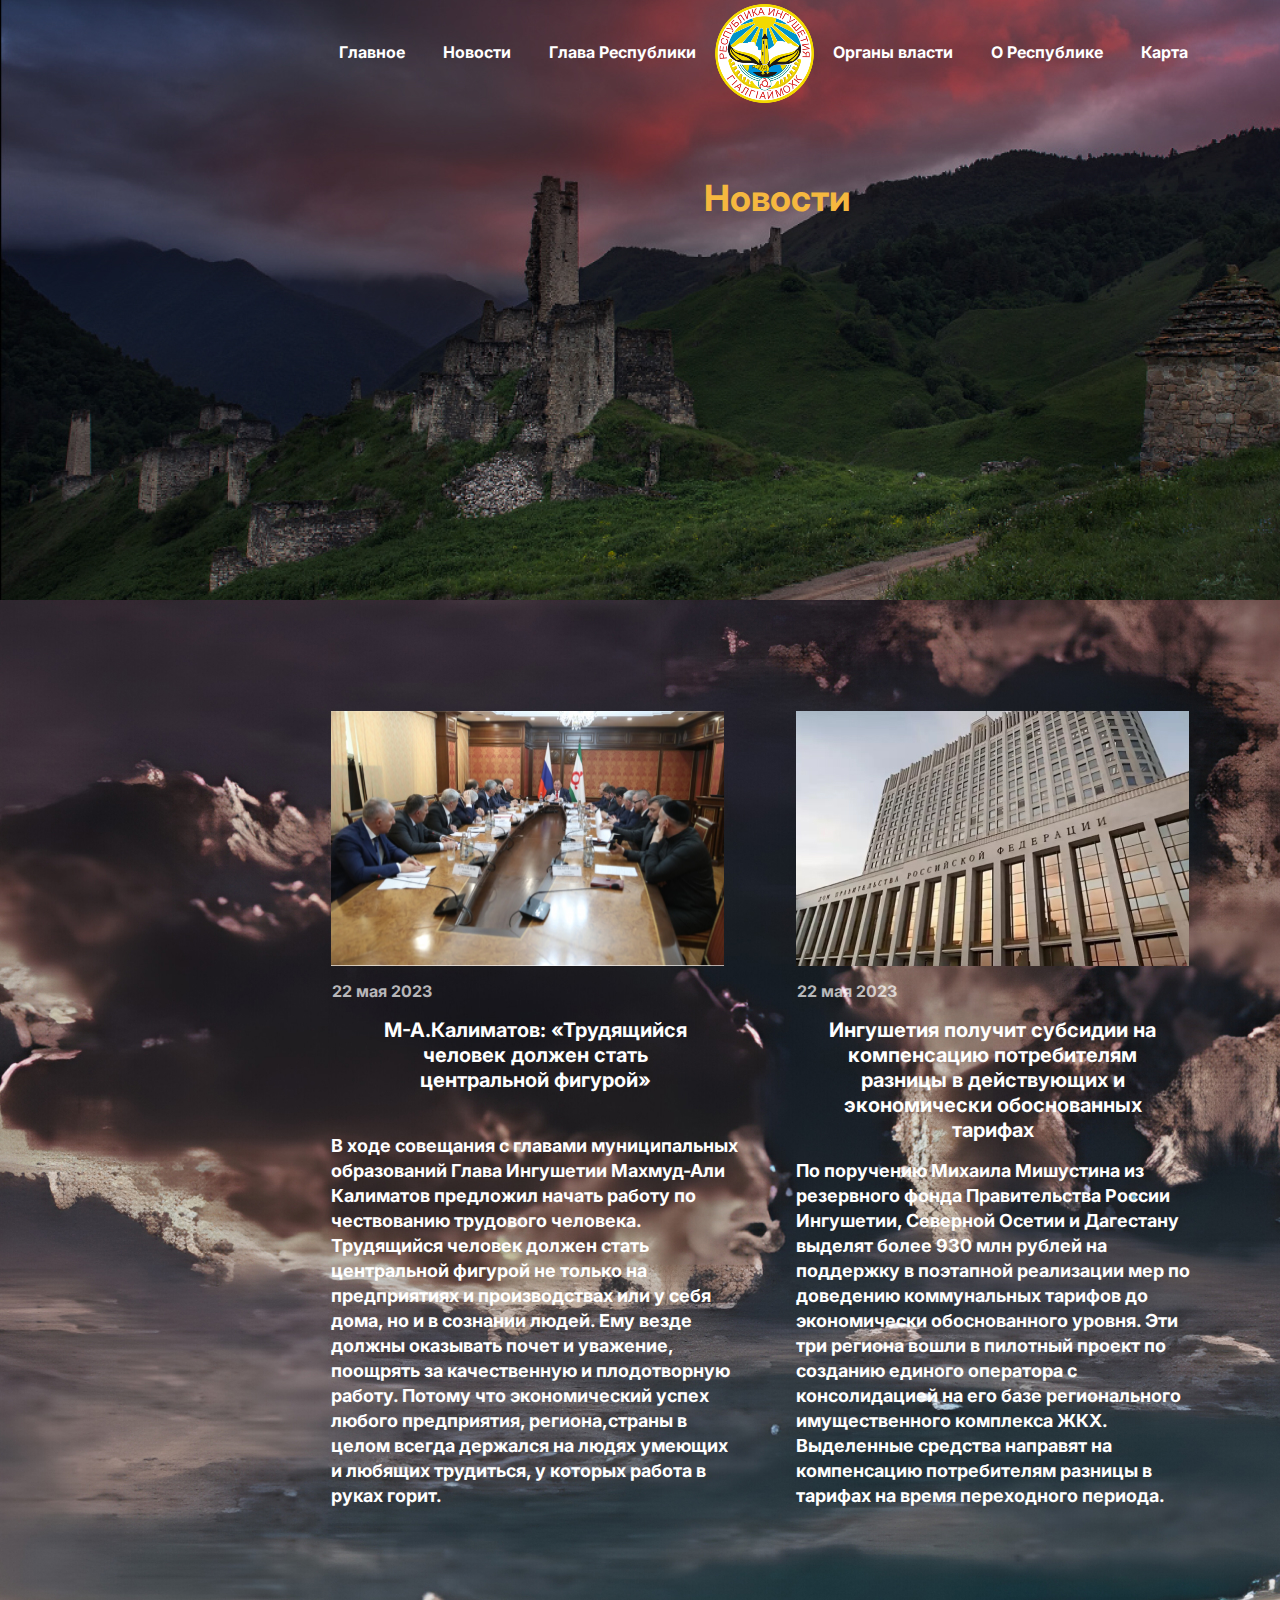
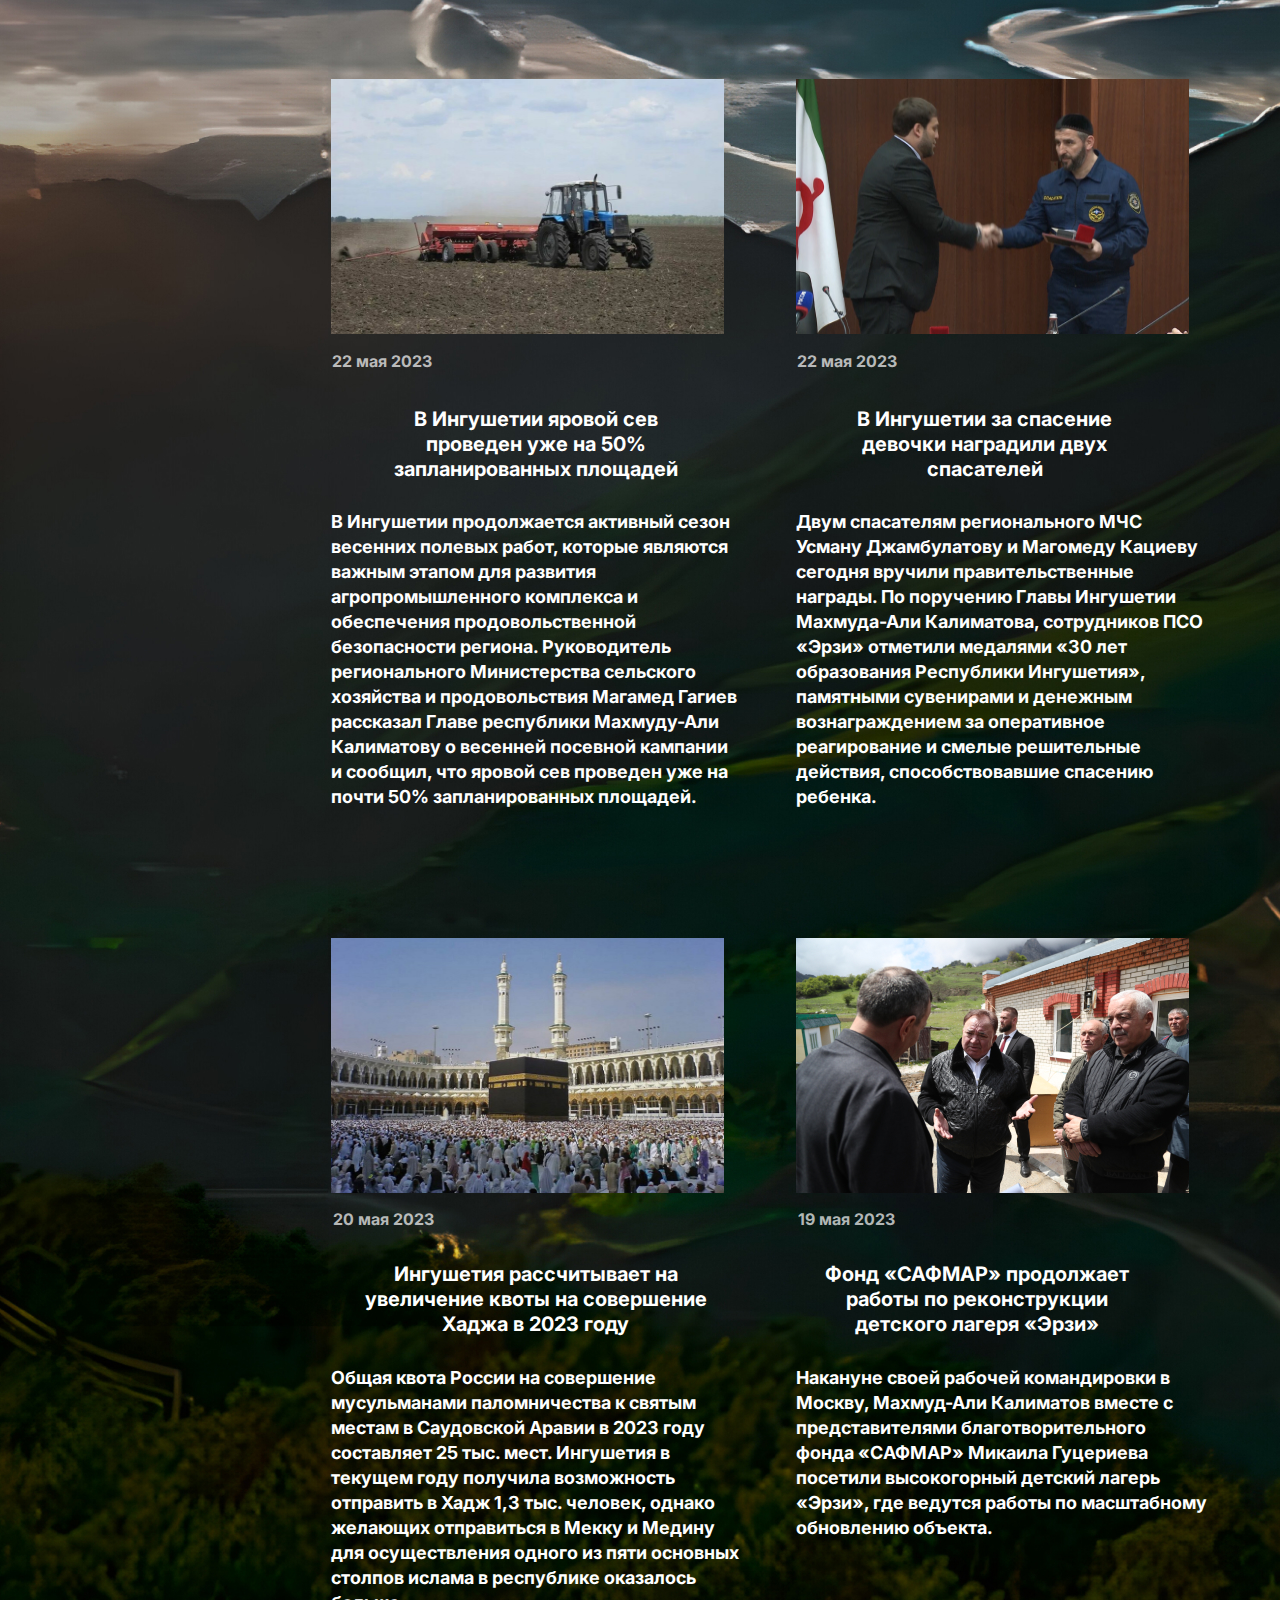
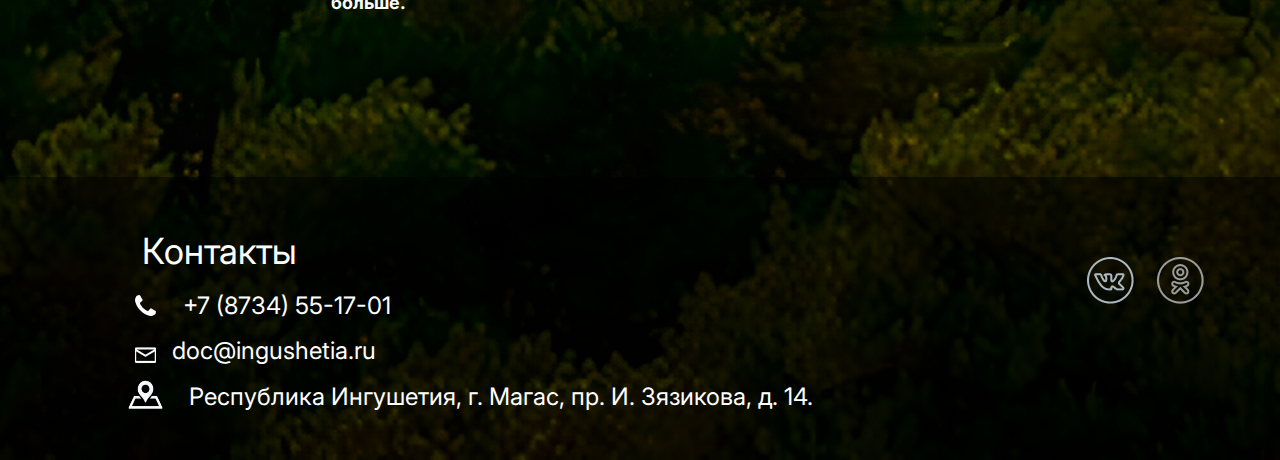
<file: novosti.html>
<!DOCTYPE html>
<html lang="en">
<head>
    <meta charset="UTF-8">
    <meta http-equiv="X-UA-Compatible" content="IE=edge">
    <meta name="viewport" content="width=device-width, initial-scale=1.0">
    <title>Document</title>
    <link rel="preconnect" href="https://fonts.googleapis.com">
    <link rel="preconnect" href="https://fonts.googleapis.com">
    <link rel="preconnect" href="https://fonts.gstatic.com" crossorigin>
    <link href="https://fonts.googleapis.com/css2?family=Inter:wght@100;200;300;400;500;600;700;800;900&display=swap" rel="stylesheet">
    <link rel="stylesheet" href="style_1.css">
    <link rel="stylesheet" href="reset.css">
    <link rel="icon" href="image/pngwing.com (6).png">
    
</head>
<body>
   
            <div class="Blok_1">
    <header class="header">
       
            <nav>
                <ul class="menu-list">
                    <li class="menu_li">
                        <a href="index.html" class="menu">Главное</a>
                    </li>
                    <li class="menu_li">
                        <a href="novosti.html" class="menu">Новости</a>
                    </li>
                    <li class="menu_li">
                        <a href="glava.html" class="menu">Глава Республики</a>
                    </li>
             
                    
                <img src="image/pngwing.com (6).png" class="logo" alt="">
          
               
                    <li class="menu_li">
                        <a href="power.html" class="menu">Органы власти</a>
                    </li>
                    <li class="menu_li">
                        <a href="history.html" class="menu">О Республике</a>
                    </li>
                    <li class="menu_li">
                        <a href="map.html" class="menu">Карта</a>
                    </li>
                </ul>
            </nav>
        </header>
      
        <div class="hh_1">
            <h1 class="h_1_1">Новости</h1>
            
        </div>

            </div>
        <main>
        <div class="Blok_2">
            <div class="novosti">
          

            <section>
            <div class="novosti_1">
            <img src="image/ae5i7039 1.jpg" alt="" class="image_1">
                <h1 class="data_1">22 мая 2023</h1>
                <h1 class="zagolovok_1">М-А.Калиматов: «Трудящийся человек должен стать центральной фигурой»</h1>
                <p class="text_1">В ходе совещания с главами муниципальных образований Глава Ингушетии Махмуд-Али Калиматов предложил начать работу по чествованию трудового человека. Трудящийся человек должен стать центральной фигурой не только на предприятиях и производствах или у себя дома, но и в сознании людей. Ему везде должны оказывать почет и уважение, поощрять за качественную и плодотворную работу. Потому что экономический успех любого предприятия, региона,страны в целом всегда держался на людях умеющих и любящих трудиться, у которых работа в руках горит.</p>
            </div>
            </section>
            
            <section>
            <div class="novosti_2">
            <img src="image/photo_2023_01_30_09_03_21 1.jpg" alt="" class="image_2">
                <h1 class="data_2">22 мая 2023</h1>
                <h1 class="zagolovok_2">Ингушетия получит субсидии на компенсацию потребителям разницы в действующих и экономически обоснованных тарифах</h1>
                <p class="text_2">По поручению Михаила Мишустина из резервного фонда Правительства России Ингушетии, Северной Осетии и Дагестану выделят более 930 млн рублей на поддержку в поэтапной реализации мер по доведению коммунальных тарифов до экономически обоснованного уровня. Эти три региона вошли в пилотный проект по созданию единого оператора с консолидацией на его базе регионального имущественного комплекса ЖКХ. Выделенные средства направят на компенсацию потребителям разницы в тарифах на время переходного периода. </p>
            </div>
            </section>

            <section>
                <div class="novosti_3">
                <img src="image/57c366b01484564fdeb36908e588c933_1024x643 1.jpg" alt="" class="image_3">
                    <h1 class="data_3">22 мая 2023</h1>
                    <h1 class="zagolovok_3">В Ингушетии яровой сев проведен уже на 50% запланированных площадей</h1>
                    <p class="text_3">В Ингушетии продолжается активный сезон весенних полевых работ, которые являются важным этапом для развития агропромышленного комплекса и обеспечения продовольственной безопасности региона. Руководитель регионального Министерства сельского хозяйства и продовольствия Магамед Гагиев рассказал Главе республики Махмуду-Али Калиматову о весенней посевной кампании и сообщил, что яровой сев проведен уже на почти 50% запланированных площадей. </p>
                </div>
                </section>
                
                <section>
                    <div class="novosti_4">
                    <img src="image/nagrazhdenie.00_01_44_21 1.jpg" alt="" class="image_4">
                        <h1 class="data_4">22 мая 2023</h1>
                        <h1 class="zagolovok_4">В Ингушетии за спасение девочки наградили двух спасателей </h1>
                        <p class="text_4">Двум спасателям регионального МЧС Усману Джамбулатову и Магомеду Кациеву сегодня вручили правительственные награды. По поручению Главы Ингушетии Махмуда-Али Калиматова, сотрудников ПСО «Эрзи» отметили медалями «30 лет образования Республики Ингушетия», памятными сувенирами и денежным вознаграждением за оперативное реагирование и смелые решительные действия, способствовавшие спасению ребенка. </p>
                    </div>
                    </section>

                    <section>
                        <div class="novosti_5">
                        <img src="image/img_6804 1.jpg" alt="" class="image_5">
                            <h1 class="data_5">20 мая 2023</h1>
                            <h1 class="zagolovok_5">Ингушетия рассчитывает на увеличение квоты на совершение Хаджа в 2023 году</h1>
                            <p class="text_5"> Общая квота России на совершение мусульманами паломничества к святым местам в Саудовской Аравии в 2023 году составляет 25 тыс. мест. Ингушетия в текущем году получила возможность отправить в Хадж 1,3 тыс. человек, однако желающих отправиться в Мекку и Медину для осуществления одного из пяти основных столпов ислама в республике оказалось больше.</p>
                        </div>
                        </section>

                        <section>
                            <div class="novosti_6">
                            <img src="image/ae5i4748 1.jpg" alt="" class="image_6">
                                <h1 class="data_6">19 мая 2023</h1>
                                <h1 class="zagolovok_6">Фонд «САФМАР» продолжает работы по реконструкции детского лагеря «Эрзи»</h1>
                                <p class="text_6">Накануне своей рабочей командировки в Москву, Махмуд-Али Калиматов вместе с представителями благотворительного фонда «САФМАР» Микаила Гуцериева посетили высокогорный детский лагерь «Эрзи», где ведутся работы по масштабному обновлению объекта.</p>
                            </div>
                            </section>
            </div>
        

            <footer>
                <div class="footer">
                    <h1 class="footer_zagolovok">Контакты</h1>

                    <img src="image/pngkit_telephone-png_4799678 1.png" alt="" class="footer_image_1">
                    <a href="" class="footer_1">+7 (8734) 55-17-01</a>

                    <img src="image/transparent-email-icon-inbox-icon-letter-icon-5d6949eb916077 1.png" alt="" class="footer_image_2">
                    <a href="https://mail.google.com/mail/u/0/#inbox?compose=GTvVlcSMTtWNBRCzQcLNpkHqBrHmzhCwhBdJLmBnSwHBVFPpWnNhnZtlxnQKPbSkNnwjwmTrVrXvc" class="footer_2">doc@ingushetia.ru</a>

                    <img src="image/transparent-logistics-delivery-icon-maps-and-flags-icon-place-5d67f30a0ac1d6.0134773115670935140441.png" alt="" class="footer_image_3">
                    <a href="https://yandex.ru/maps/20181/magas/house/prospekt_idrisa_zyazikova_14/YE0YfgdmT0MDQFppfX13d3lgZQ==/?ll=44.806250%2C43.166364&z=17.93" class="footer_3">Республика Ингушетия, г. Магас, пр. И. Зязикова, д. 14.</a>

                    <a href="https://vk.com/ingushetia_gov" class="footer_4"><img src="image/pngegg (1) 1.png" alt="" class="footer_image_4"></a>

                    <a href="https://ok.ru/group/58144759087280" class="footer_5"><img src="image/pngimg 1.png" alt="" class="footer_image_5"></a>
                </div>
            </footer>
    
    </div>
        </main>
</body>
</html>
</file>
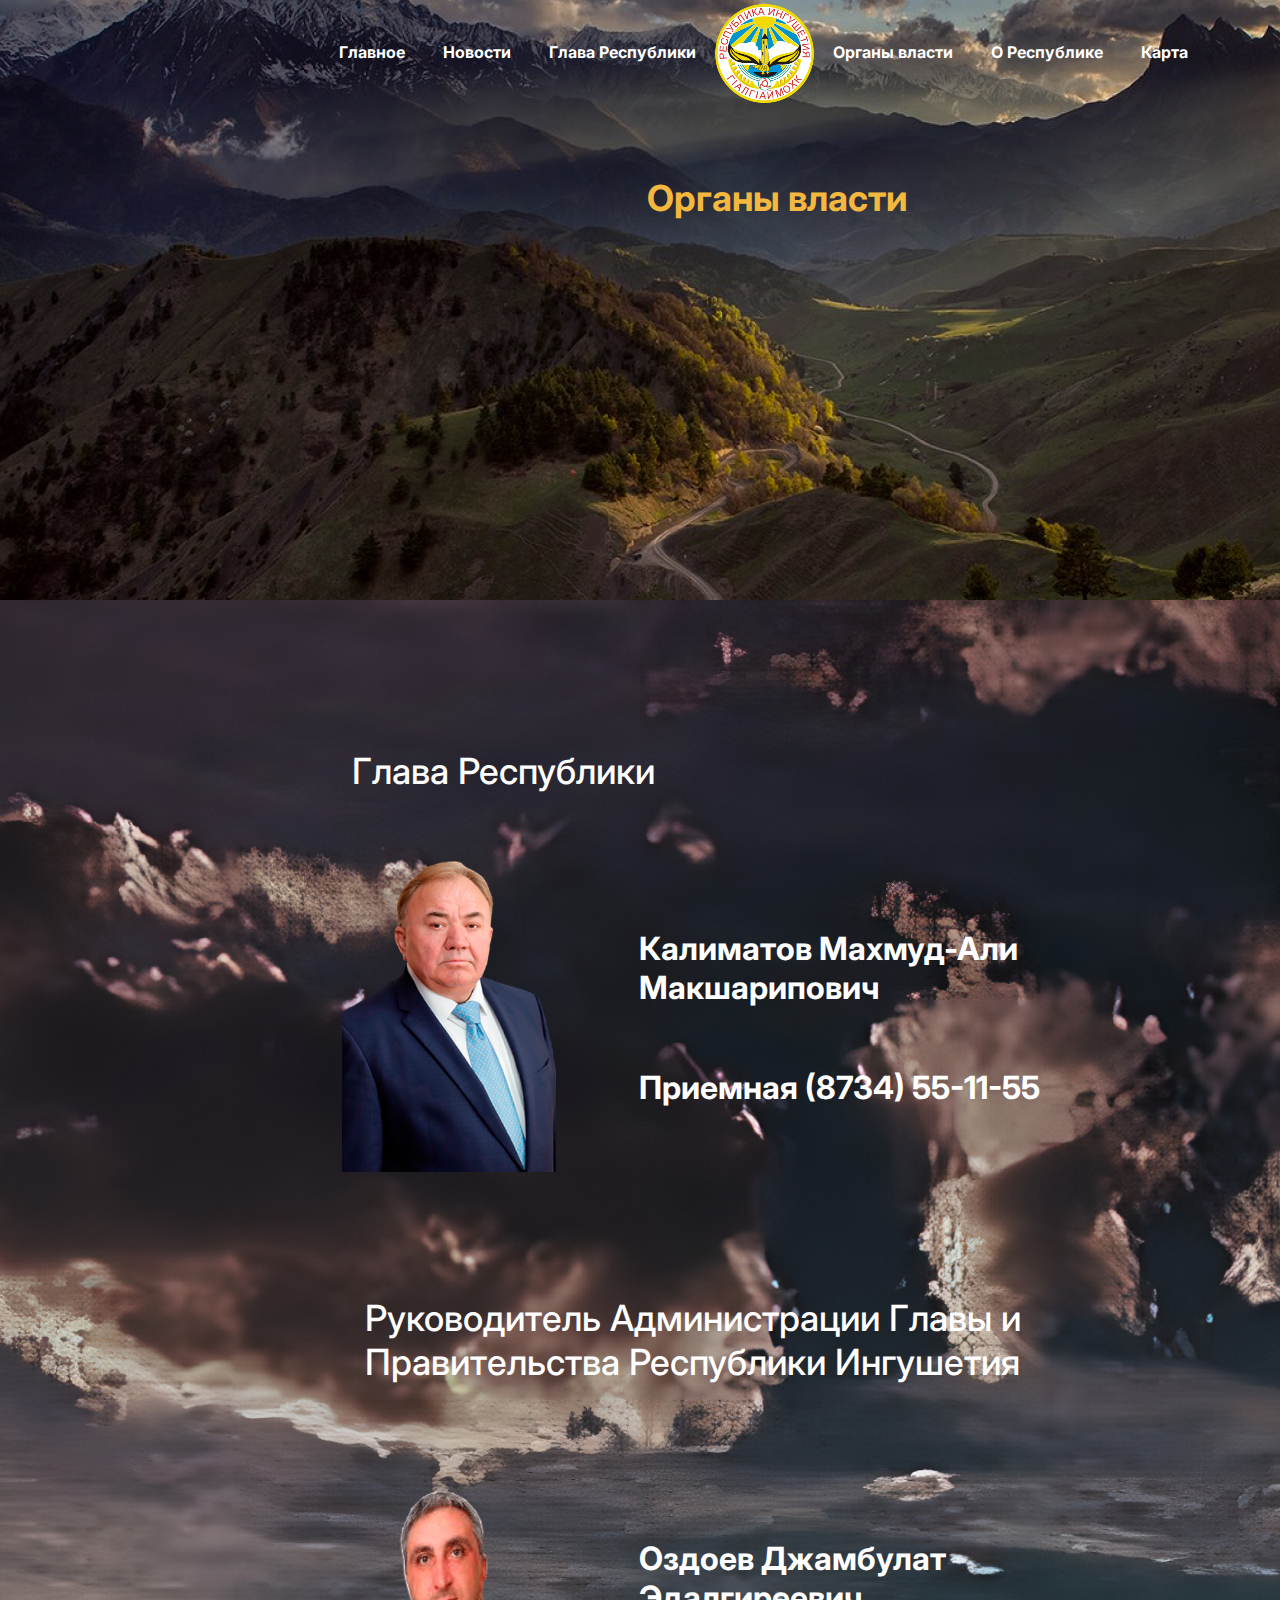
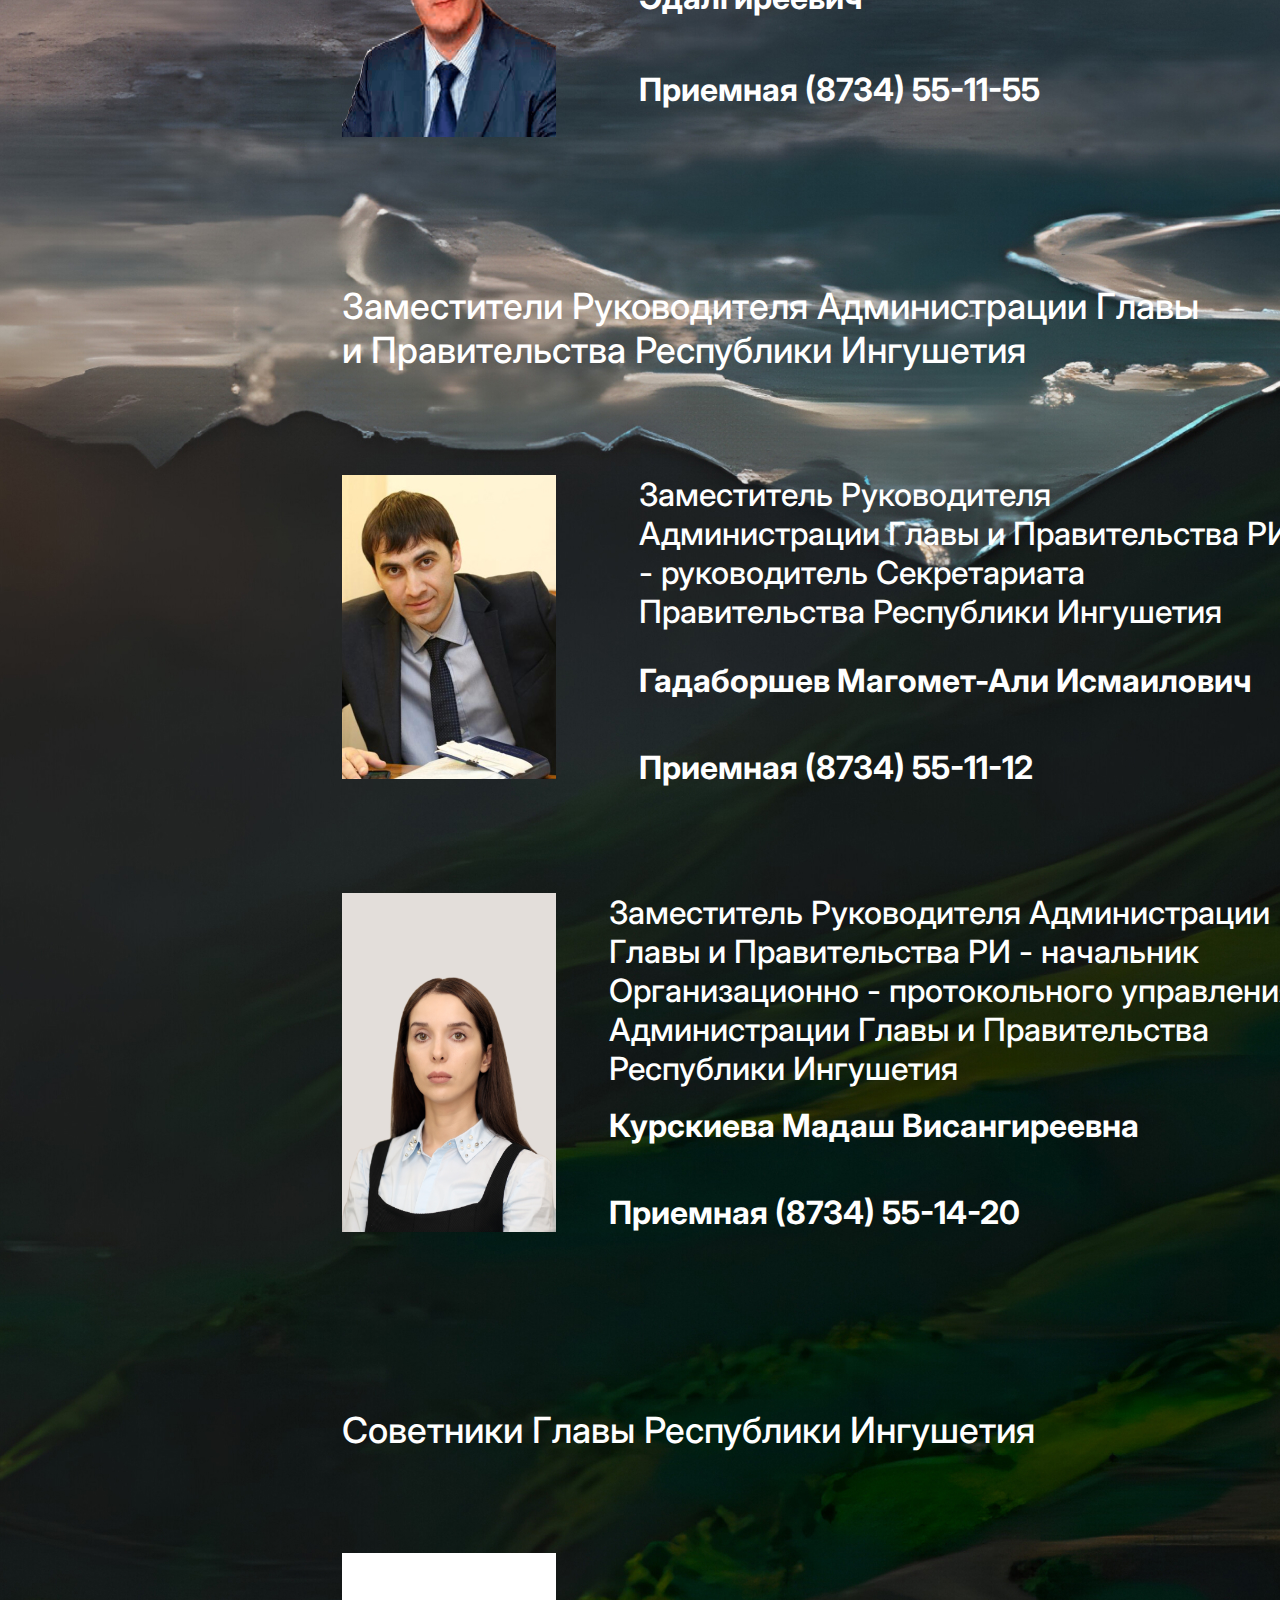
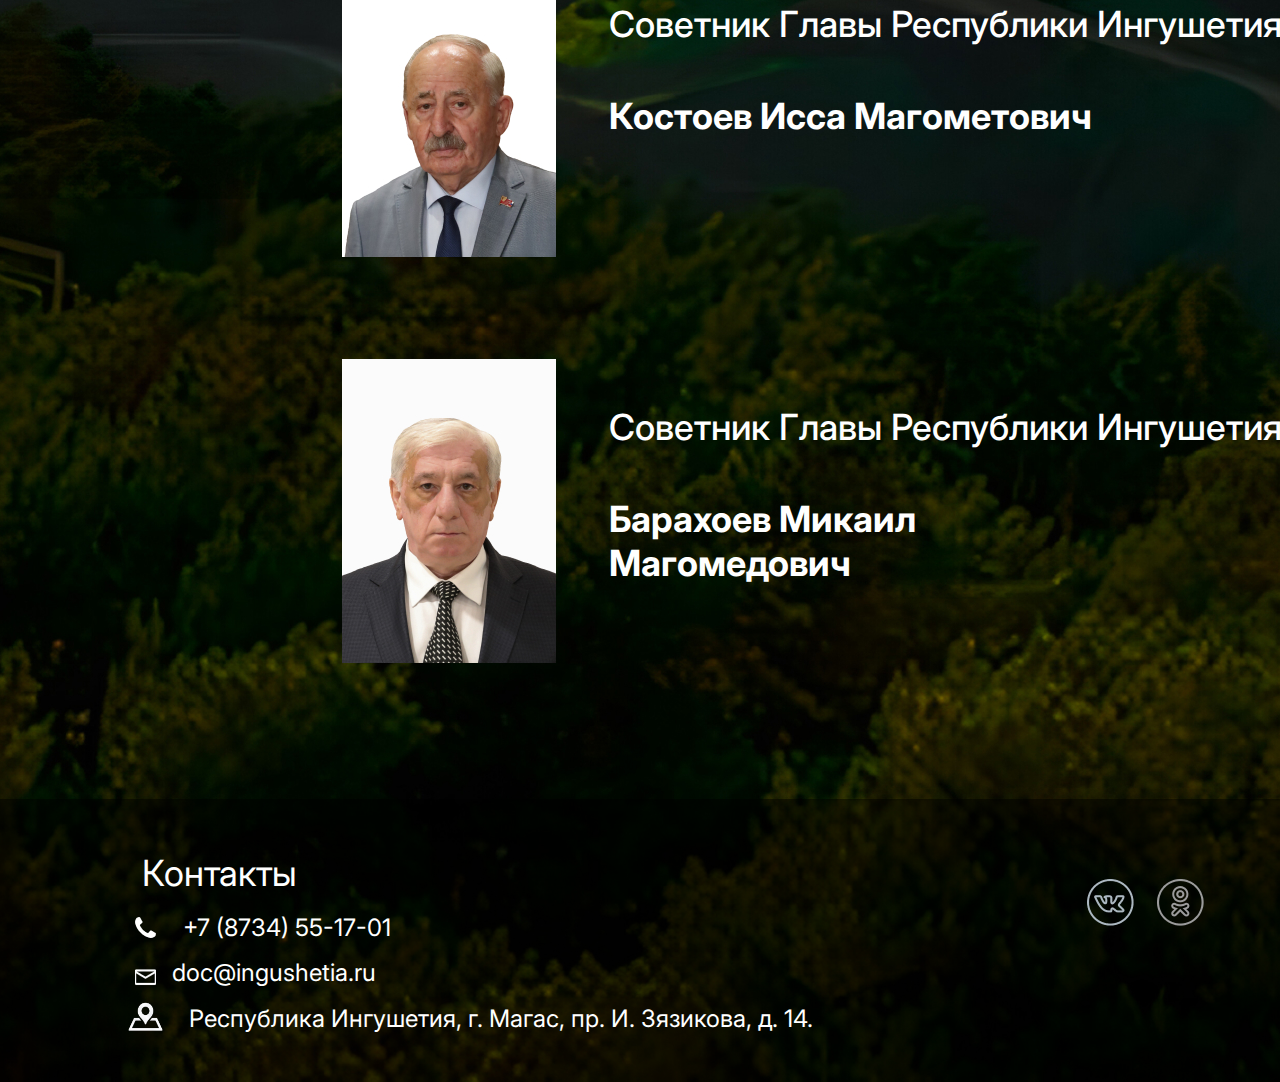
<file: power.html>
<!DOCTYPE html>
<html lang="en">
<head>
    <meta charset="UTF-8">
    <meta http-equiv="X-UA-Compatible" content="IE=edge">
    <meta name="viewport" content="width=device-width, initial-scale=1.0">
    <title>Document</title>
    <link rel="preconnect" href="https://fonts.googleapis.com">
    <link rel="preconnect" href="https://fonts.googleapis.com">
    <link rel="preconnect" href="https://fonts.gstatic.com" crossorigin>
    <link href="https://fonts.googleapis.com/css2?family=Inter:wght@100;200;300;400;500;600;700;800;900&display=swap" rel="stylesheet">
    <link rel="stylesheet" href="style_3.css">
    <link rel="stylesheet" href="reset.css">
    <link rel="icon" href="image/pngwing.com (6).png">
    
</head>
<body>
   
            <div class="Blok_1">
    <header class="header">
       
            <nav>
                <ul class="menu-list">
                    <li class="menu_li">
                        <a href="index.html" class="menu">Главное</a>
                    </li>
                    <li class="menu_li">
                        <a href="novosti.html" class="menu">Новости</a>
                    </li>
                    <li class="menu_li">
                        <a href="glava.html" class="menu">Глава Республики</a>
                    </li>
             
                    
                <img src="image/pngwing.com (6).png" class="logo" alt="">
          
               
                    <li class="menu_li">
                        <a href="power.html" class="menu">Органы власти</a>
                    </li>
                    <li class="menu_li">
                        <a href="history.html" class="menu">О Республике</a>
                    </li>
                    <li class="menu_li">
                        <a href="map.html" class="menu">Карта</a>
                    </li>
                </ul>
            </nav>
        </header>
      
        <div class="hh_1">
            <h1 class="h_1_1">Органы власти</h1>
            
        </div>

            </div>

            <main>
                <div class="Blok_2">
                    <div class="power">
                      <div class="glava">
                        <h1 class="zagolovok_glava_1">Глава Республики</h1>
                        <img src="image/Калиматов_А-М.М._(портрет).png" alt="" class="image_glava_1">
                        <h1 class="zagolovok_glava_2">Калиматов Махмуд-Али Макшарипович</h1>
                        <h1 class="zagolovok_glava_3">Приемная (8734) 55-11-55</h1> 
                     </div>

                     <div class="supervisor">
                        <h1 class="zagolovok_supervisor_1">Руководитель Администрации Главы и Правительства Республики Ингушетия</h1>
                        <img src="image/3a3bd55a6a054102268e2b35b0611192.png" alt="" class="image_supervisor_1">
                        <h1 class="zagolovok_supervisor_2">Оздоев Джамбулат Эдалгиреевич</h1>
                        <h1 class="zagolovok_supervisor_3">Приемная (8734) 55-11-55</h1> 
                     </div>

                     <div class="deputy">
                        <h1 class="zagolovok_deputy_1">Заместители Руководителя Администрации Главы и Правительства Республики Ингушетия</h1>
                        <img src="image/img_20221124_wa0003 1.jpg" alt="" class="image_deputy_1">
                        <h1 class="zagolovok_deputy_2">Заместитель Руководителя Администрации Главы и Правительства РИ - руководитель Секретариата Правительства Республики Ингушетия</h1>
                        <h1 class="zagolovok_deputy_3">Гадаборшев Магомет-Али Исмаилович</h1>
                        <h1 class="zagolovok_deputy_4">Приемная (8734) 55-11-12</h1>

                        <img src="image/9998787.jpg" alt="" class="image_deputy_2">
                        <h1 class="zagolovok_deputy_5">Заместитель Руководителя Администрации Главы и Правительства РИ - начальник Организационно - протокольного управления Администрации Главы и Правительства Республики Ингушетия</h1>
                        <h1 class="zagolovok_deputy_6">Курскиева Мадаш Висангиреевна</h1>
                        <h1 class="zagolovok_deputy_7">Приемная (8734) 55-14-20 </h1>
                        </div>

                        <div class="advisor">
                            <h1 class="zagolovok_advisor_1">Советники Главы Республики Ингушетия</h1>
                            <img src="image/antonov 1.jpg" alt="" class="image_advisor_1">
                            <h1 class="zagolovok_advisor_2">Советник Главы Республики Ингушетия</h1>
                            <h1 class="zagolovok_advisor_3">Костоев Исса Магометович</h1>
                            
                            <img src="image/98 1.jpg" alt="" class="image_advisor_2">
                            <h1 class="zagolovok_advisor_4">Советник Главы Республики Ингушетия</h1>
                            <h1 class="zagolovok_advisor_5">Барахоев Микаил Магомедович</h1>
                        </div>
                    </div>

                    <footer>
                        <div class="footer">
                            <h1 class="footer_zagolovok">Контакты</h1>
        
                            <img src="image/pngkit_telephone-png_4799678 1.png" alt="" class="footer_image_1">
                            <a href="" class="footer_1">+7 (8734) 55-17-01</a>
        
                            <img src="image/transparent-email-icon-inbox-icon-letter-icon-5d6949eb916077 1.png" alt="" class="footer_image_2">
                            <a href="https://mail.google.com/mail/u/0/#inbox?compose=GTvVlcSMTtWNBRCzQcLNpkHqBrHmzhCwhBdJLmBnSwHBVFPpWnNhnZtlxnQKPbSkNnwjwmTrVrXvc" class="footer_2">doc@ingushetia.ru</a>
        
                            <img src="image/transparent-logistics-delivery-icon-maps-and-flags-icon-place-5d67f30a0ac1d6.0134773115670935140441.png" alt="" class="footer_image_3">
                            <a href="https://yandex.ru/maps/20181/magas/house/prospekt_idrisa_zyazikova_14/YE0YfgdmT0MDQFppfX13d3lgZQ==/?ll=44.806250%2C43.166364&z=17.93" class="footer_3">Республика Ингушетия, г. Магас, пр. И. Зязикова, д. 14.</a>
        
                            <a href="https://vk.com/ingushetia_gov" class="footer_4"><img src="image/pngegg (1) 1.png" alt="" class="footer_image_4"></a>
        
                            <a href="https://ok.ru/group/58144759087280" class="footer_5"><img src="image/pngimg 1.png" alt="" class="footer_image_5"></a>
                        </div>
                    </footer>
                </div>
            </main>
</body>
</html>
</file>
<file: style.css>
*{
    box-sizing: border-box;
}

body{
    font-family: 'Inter', sans-serif;
    
}

.Blok_1{
   background-image: url(image/Rectangle\ 2.jpg);
   position: absolute;
   width: 1520px;
   height: 600px;
   
   

}
.menu-list{
    display: flex;
    list-style: none;
    margin-left: 320px;
    margin-top: 4px;
    
}
.menu{
    text-decoration: none;
    font-family: 'Inter', sans-serif;
    font-style: normal;
    font-weight: 700;
    font-size: 16px;
    line-height: 19px;
   
    color: #FFFFFF;

    
}


.menu_li:hover .menu{
    color: #F5B83F;
    transition: 300ms;
}



.menu_li{
    padding: 19px;
  margin-top: 20px;
  text-decoration: none;
}


.logo{
   
   width: 99px;
   height: 99px;
}

.hh_1{
    position: absolute;
    width: 434px;
    height: 88px;
    font-family: 'Inter';
    font-style: normal;
    font-weight: 700;
    font-size: 36px;
    line-height: 44px;
    text-align: center;
    top: 143px;
    left: 560px;
    color: #FFFFFF;

}


.h_1_2{
    color: #F5B83F;
    
    
}

.h_1_3{
    color: #F5B83F;
    margin-top: 80px;
}

.Blok_2{
    position: absolute;
    width: 1520px;
    height: 2963px;
    top: 600px;
    background-image: url(image/dostoprimechatelnosti-ingushetii\ 1.jpg);
}

.h_2_1{
    position: absolute;
    width: 199px;
    height: 35.99px;
    font-family: 'Inter', sans-serif;
    font-style: normal;
    font-weight: 400;
    font-size: 36px;
    line-height: 45px;
    text-align: center;
    top: 21px;
    left: 660.5px;
    color: #FFFFFF;
    }


.novosti_1{
    width: 411px;
    height: 1118px;
    left: 331px;
}

.image_1{
    top: 111px;
    left: 331px;
    position: absolute;
    width: 393px;
    height: 255px;
}

.data_1{
    position: absolute;
    width: 101px;
    height: 15.2px;
    top: 382px;
    left: 331px;
    font-family: 'Inter';
    font-style: normal;
    font-weight: 700;
    font-size: 16px;
    line-height: 19px;
    text-align: center;
    color: rgba(255, 255, 255, 0.7);
    top: 382px;
    left: 331px;
 
}

.zagolovok_1{
    position: absolute;
    width: 343px;
    height: 96px;
    font-family: 'Inter';
    font-style: normal;
    font-weight: 700;
    font-size: 20px;
    line-height: 25px;
    text-align: center;
    top: 418px;
    left: 364px;
    color: #FFFFFF;
}

.text_1{
    position: absolute;
    width: 411px;
    height: 97px;
    top: 533px;
    left: 331px;
    right: 778px;
    font-family: 'Inter';
    font-style: normal;
    font-weight: 700;
    font-size: 18px;
    line-height: 25px;
    color: #FFFFFF;
}

.novosti_2{
    width: 411px;
    height: 1118px;
    right: 331px;
}
.image_2{
    top: 111px;
    right: 331px;
    position: absolute;
    width: 393px;
    height: 255px;
}

.data_2{
    position: absolute;
    width: 101px;
    height: 15.2px;
    top: 382px;
    left: 796px;
    font-family: 'Inter';
    font-style: normal;
    font-weight: 700;
    font-size: 16px;
    line-height: 19px;
    text-align: center;
    color: rgba(255, 255, 255, 0.7);

}

.zagolovok_2{
    position: absolute;
    width: 343px;
    height: 96px;
    font-family: 'Inter';
    font-style: normal;
    font-weight: 700;
    font-size: 20px;
    line-height: 25px;
    text-align: center;
    top: 418px;
    right: 356px;
    color: #FFFFFF;
}

.text_2{
    position: absolute;
    width: 411px;
    height: 97px;
    top: 558px;
    left: 796px;
    right: 331px;
    font-family: 'Inter';
    font-style: normal;
    font-weight: 700;
    font-size: 18px;
    line-height: 25px;
    color: #FFFFFF;
}

.knopka_1{
    position: absolute;
    width: 180px;
    height: 30px;
    top: 1205px;
    left: 680px;
    font-family: 'Inter';
    font-style: normal;
    font-weight: 400;
    font-size: 24px;
    line-height: 30px;
    text-align: center;
    color: #FFFFFF;
    text-decoration: none;
    }

:hover.knopka_1{
color: #F5B83F;
transition: 300ms;
}
    

.foto_gallery{
    position: absolute;
    width: 1520px;
    height: 688px;
    top: 1320px;
    background: rgba(0, 0, 0, 0.3);
    }

.h_2_2{
    position: absolute;
    width: 233px;
    height: 45px;
    top: 40px;
    left: 643.5px;
    font-family: 'Inter';
    font-style: normal;
    font-weight: 400;
    font-size: 36px;
    line-height: 45px;
    text-align: center;
    color: #FFFFFF;
}

.image_3{
    position: absolute;
    width: 260px;
    height: 179px;
    top: 167px;
    left: 331px;
}

.data_3{
    position: absolute;
    width: 87px;
    height: 20px;
    top: 358px;
    left: 331px;
    font-family: 'Inter';
    font-style: normal;
    font-weight: 400;
    font-size: 16px;
    line-height: 20px;
    text-align: center;
    color: #FFFFFF;
}

.zagolovok_3{
    position: absolute;
    width: 260px;
    height: 80px;
    top: 390px;
    left: 331px;
    font-family: 'Inter';
    font-style: normal;
    font-weight: 400;
    font-size: 16px;
    line-height: 20px;
    color: #FFFFFF;
}

.image_4{
    position: absolute;
    width: 260px;
    height: 179px;
    top: 167px;
    left: 630px;
}

.data_4{
    position: absolute;
    width: 87px;
    height: 20px;
    top: 358px;
    left: 630px;
    font-family: 'Inter';
    font-style: normal;
    font-weight: 400;
    font-size: 16px;
    line-height: 20px;
    text-align: center;
    color: #FFFFFF;
}

.zagolovok_4{
    position: absolute;
    width: 260px;
    height: 80px;
    top: 390px;
    left: 630px;
    font-family: 'Inter';
    font-style: normal;
    font-weight: 400;
    font-size: 16px;
    line-height: 20px;
    color: #FFFFFF;
}

.image_5{
    position: absolute;
    width: 260px;
    height: 179px;
    top: 167px;
    right: 331px;
}

.data_5{
    position: absolute;
    width: 87px;
    height: 20px;
    top: 358px;
    left: 929px;
    font-family: 'Inter';
    font-style: normal;
    font-weight: 400;
    font-size: 16px;
    line-height: 20px;
    text-align: center;
    color: #FFFFFF;
}

.zagolovok_5{
    position: absolute;
    width: 260px;
    height: 80px;
    top: 390px;
    right: 331px;
    font-family: 'Inter';
    font-style: normal;
    font-weight: 400;
    font-size: 16px;
    line-height: 20px;
    color: #FFFFFF;
}

.resurs{
    position: absolute;
    width: 1520px;
    height: 595px;
    top: 2008px;

}

.resurs_zagolovok{
    position: absolute;
    width: 300px;
    height: 45px;
    top: 40px;
    left: 619px;
    font-family: 'Inter';
    font-style: normal;
    font-weight: 400;
    font-size: 36px;
    line-height: 45px;
    text-align: center;
    color: #FFFFFF;
}

.resurs_image_1{
    position: absolute;
    width: 294px;
    height: 146px;
    top: 167px;
    left: 331px;
  
}

.resurs_image_2{
    position: absolute;
    width: 207px;
    height: 101px;
    top: 167px;
    left: 656px;
}

.resurs_image_3{
    position: absolute;
    width: 191px;
    height: 141px;
    top: 167px;
    right: 331px;
}

.resurs_image_4{
    position: absolute;
    width: 234px;
    height: 118px;
    top: 372px;
    left: 331px;
}

.resurs_image_5{
    position: absolute;
    width: 207px;
    height: 122px;
    top: 372px;
    left: 656px;   
}

.resurs_image_6{
    position: absolute;
    width: 142px;
    height: 159px;
    top: 372px;
    right: 355px;   
}

.footer{
    position: absolute;
    width: 1520px;
    height: 283px;
    top: 2680px;
    background: rgba(0, 0, 0, 0.5);
}

.footer_zagolovok{
    position: absolute;
    width: 169px;
    height: 45px;
    top: 52px;
    left: 135px;
    font-family: 'Inter';
    font-style: normal;
    font-weight: 400;
    font-size: 36px;
    line-height: 45px;
    text-align: center;
    color: #FFFFFF;
}

.footer_image_1{
    position: absolute;
    width: 21px;
    height: 21px;
    top: 118px;
    left: 135px;
}

.footer_1{
    position: absolute;
    width: 230px;
    height: 33px;
    top: 114px;
    left: 172px;
    text-decoration: none;
    font-family: 'Inter';
    font-style: normal;
    font-weight: 400;
    font-size: 24px;
    line-height: 30px;
    text-align: center;
    color: #FFFFFF;
    
}

:hover.footer_1{
     color: #F5B83F;
    transition: 300ms;
}

.footer_image_2{
    position: absolute;
    width: 21px;
    height: 21px;
    top: 168px;
    left: 135px;
}

.footer_2{
    position: absolute;
    width: 195px;
    height: 30px;
    top: 159px;
    left: 172px;
    text-decoration: none;
    font-family: 'Inter';
    font-style: normal;
    font-weight: 400;
    font-size: 24px;
    line-height: 30px;
    text-align: center;
    color: #FFFFFF;
    
}

:hover.footer_2{
     color: #F5B83F;
    transition: 300ms;
}

.footer_image_3{
    position: absolute;
    width: 43px;
    height: 36px;
    top: 200px;
    left: 124px;  
}

.footer_3{
    position: absolute;
    width: 657px;
    height: 30px;
    top: 205px;
    left: 172px;
    text-decoration: none;
    font-family: 'Inter';
    font-style: normal;
    font-weight: 400;
    font-size: 24px;
    line-height: 30px;
    text-align: center;
    color: #FFFFFF;
    
}

:hover.footer_3{
    color: #F5B83F;
   transition: 300ms;
}

.footer_image_4{
    position: absolute;
    width: 51px;
    height: 51px;
    top: 78px;
    left: 1085px;
}


.footer_image_5{
    position: absolute;
    width: 51px;
    height: 51px;
    top: 78px;
    left: 1155px;
}
</file>
<file: style_2.css>
*{
    box-sizing: border-box;
}

body{
   
    font-family: 'Inter', sans-serif;
    
    
}

.Blok_1{
   background-image: url(image/Rectangle\ 2_1.jpg);
   position: absolute;
   width: 1520px;
   height: 600px;
   
   

}

.menu-list{
    display: flex;
    list-style: none;
    margin-left: 320px;
    margin-top: 4px;
    
}
.menu{
    text-decoration: none;
    font-family: 'Inter', sans-serif;
    font-style: normal;
    font-weight: 700;
    font-size: 16px;
    line-height: 19px;
   
    color: #FFFFFF;
}
.menu_li{
    padding: 19px;
  margin-top: 20px;
  text-decoration: none;
}

.menu_li:hover .menu{
    color: #F5B83F;
    transition: 300ms;
}


.logo{
   
   width: 99px;
   height: 99px;
}

.hh_1{
    position: absolute;
    width: 434px;
    height: 88px;
    font-family: 'Inter';
    font-style: normal;
    font-weight: 700;
    font-size: 36px;
    line-height: 44px;
    text-align: center;
    top: 176px;
    left: 560px;
    color: #F5B83F;

}

.Blok_2{
    position: absolute;
    width: 1520px;
    height: 3600px;
    top: 600px;
    background-image: url(image/dostoprimechatelnosti-ingushetii\ 3\ [problembo.com].jpg)
}

.image_1{
    position: absolute;
    width: 334px;
    height: 491px;
    top: 86px;
    left: 331px;
}

.zagolovok_1{
    position: absolute;
    width: 481px;
    height: 39px;
    top: 159px;
    left: 710px;
    font-family: 'Inter';
    font-style: normal;
    font-weight: 700;
    font-size: 32px;
    line-height: 39px;
    text-align: center;
    color: #FFFFFF;
}

.zagolovok_2{
    position: absolute;
    width: 599px;
    height: 116px;
    top: 308px;
    left: 710px;
    font-family: 'Inter';
    font-style: normal;
    font-weight: 700;
    font-size: 48px;
    line-height: 58px;
    color: #FFFFFF;
}

.zagolovok_3{
    position: absolute;
    width: 312px;
    height: 44px;
    top: 706px;
    left: 604px;
    font-family: 'Inter';
    font-style: normal;
    font-weight: 400;
    font-size: 36px;
    line-height: 44px;
    color: #FFFFFF;
}



.biografiya_1{
    position: absolute;
    width: 978px;
    height: 442px;
    top: 839px;
    left: 331px;
    font-family: 'Inter';
    font-style: normal;
    font-weight: 400;
    font-size: 36px;
    line-height: 44px;
    color: #FFFFFF; 
}

.biografiya_2{
    position: absolute;
    width: 978px;
    height: 281px;
    top: 1304px;
    left: 331px;
    font-family: 'Inter';
    font-style: normal;
    font-weight: 400;
    font-size: 36px;
    line-height: 44px;
    color: #FFFFFF; 
}

.biografiya_3{
    position: absolute;
    width: 978px;
    height: 281px;
    top: 1600px;
    left: 331px;
    font-family: 'Inter';
    font-style: normal;
    font-weight: 400;
    font-size: 36px;
    line-height: 44px;
    color: #FFFFFF; 
}

.biografiya_4{
    position: absolute;
    width: 978px;
    height: 281px;
    top: 2030px;
    left: 331px;
    font-family: 'Inter';
    font-style: normal;
    font-weight: 400;
    font-size: 36px;
    line-height: 44px;
    color: #FFFFFF; 
}


.image_2{
    position: absolute;
    width: 409px;
    height: 264px;
    top: 2499px;
    left: 331px;
}

.image_3{
    position: absolute;
    width: 394.5px;
    height: 263px;
    top: 2499px;
    right: 331px;
}

.image_4{
    position: absolute;
    width: 409px;
    height: 270.34px;
    top: 2871px;
    left: 331px;
}

.image_5{
    position: absolute;
    width: 394px;
    height: 270px;
    top: 2871px;
    right: 331px;
}

.footer{
    position: absolute;
    width: 1520px;
    height: 283px;
    top: 3317px;
    background: rgba(0, 0, 0, 0.5);
}

.footer_zagolovok{
    position: absolute;
    width: 169px;
    height: 45px;
    top: 52px;
    left: 135px;
    font-family: 'Inter';
    font-style: normal;
    font-weight: 400;
    font-size: 36px;
    line-height: 45px;
    text-align: center;
    color: #FFFFFF;
}

.footer_image_1{
    position: absolute;
    width: 21px;
    height: 21px;
    top: 118px;
    left: 135px;
}

.footer_1{
    position: absolute;
    width: 230px;
    height: 33px;
    top: 114px;
    left: 172px;
    text-decoration: none;
    font-family: 'Inter';
    font-style: normal;
    font-weight: 400;
    font-size: 24px;
    line-height: 30px;
    text-align: center;
    color: #FFFFFF;
    
}

:hover.footer_1{
     color: #F5B83F;
    transition: 300ms;
}

.footer_image_2{
    position: absolute;
    width: 21px;
    height: 21px;
    top: 168px;
    left: 135px;
}

.footer_2{
    position: absolute;
    width: 195px;
    height: 30px;
    top: 159px;
    left: 172px;
    text-decoration: none;
    font-family: 'Inter';
    font-style: normal;
    font-weight: 400;
    font-size: 24px;
    line-height: 30px;
    text-align: center;
    color: #FFFFFF;
    
}

:hover.footer_2{
     color: #F5B83F;
    transition: 300ms;
}

.footer_image_3{
    position: absolute;
    width: 43px;
    height: 36px;
    top: 200px;
    left: 124px;  
}

.footer_3{
    position: absolute;
    width: 657px;
    height: 30px;
    top: 205px;
    left: 172px;
    text-decoration: none;
    font-family: 'Inter';
    font-style: normal;
    font-weight: 400;
    font-size: 24px;
    line-height: 30px;
    text-align: center;
    color: #FFFFFF;
    
}

:hover.footer_3{
    color: #F5B83F;
   transition: 300ms;
}

.footer_image_4{
    position: absolute;
    width: 51px;
    height: 51px;
    top: 78px;
    left: 1085px;
}


.footer_image_5{
    position: absolute;
    width: 51px;
    height: 51px;
    top: 78px;
    left: 1155px;
}
</file>
<file: style_4.css>
*{
    box-sizing: border-box;
}

body{
   
    font-family: 'Inter', sans-serif;
    
    
}

.Blok_1{
   background-image: url(image/Rectangle\ 3_3.jpg);
   position: absolute;
   width: 1520px;
   height: 600px;
   
   

}

.menu-list{
    display: flex;
    list-style: none;
    margin-left: 320px;
    margin-top: 4px;
    
}
.menu{
    text-decoration: none;
    font-family: 'Inter', sans-serif;
    font-style: normal;
    font-weight: 700;
    font-size: 16px;
    line-height: 19px;
   
    color: #FFFFFF;
}
.menu_li{
    padding: 19px;
  margin-top: 20px;
  text-decoration: none;
}

.menu_li:hover .menu{
    color: #F5B83F;
    transition: 300ms;
}


.logo{
   
   width: 99px;
   height: 99px;
}

.hh_1{
    position: absolute;
    width: 434px;
    height: 88px;
    font-family: 'Inter';
    font-style: normal;
    font-weight: 700;
    font-size: 36px;
    line-height: 44px;
    text-align: center;
    top: 176px;
    left: 560px;
    color: #F5B83F;

}

.Blok_2{
    position: absolute;
    width: 1520px;
    height: 3682px;
    top: 600px;
    background-image: url(image/dostoprimechatelnosti-ingushetii\ 3\ [problembo\ 1]_1.jpg)
}

.zagolovok_characteristic_1{
    position: absolute;
    width: 1079px;
    height: 58px;
    top: 118px;
    left: 220px;
    font-family: 'Inter';
    font-style: normal;
    font-weight: 700;
    font-size: 48px;
    line-height: 58px;
    text-align: center;
    color: #FFFFFF;
}

.text_characteristic_1{
    position: absolute;
    width: 1079px;
    height: 176px;
    top: 293px;
    left: 220px;
    font-family: 'Inter';
    font-style: normal;
    font-weight: 400;
    font-size: 36px;
    line-height: 44px;
    color: #FFFFFF;
}

.text_characteristic_2{
    position: absolute;
    width: 1079px;
    height: 176px;
    top: 520px;
    left: 220px;
    font-family: 'Inter';
    font-style: normal;
    font-weight: 400;
    font-size: 36px;
    line-height: 44px;
    color: #FFFFFF;
}

.text_characteristic_3{
    position: absolute;
    width: 1079px;
    height: 88px;
    top: 747px;
    left: 220px;
    font-family: 'Inter';
    font-style: normal;
    font-weight: 400;
    font-size: 36px;
    line-height: 44px;
    color: #FFFFFF;
}

.text_characteristic_4{
    position: absolute;
    width: 1079px;
    height: 176px;
    top: 886px;
    left: 220px;
    font-family: 'Inter';
    font-style: normal;
    font-weight: 400;
    font-size: 36px;
    line-height: 44px;
    color: #FFFFFF;
}

.zagolovok_history_1{
    position: absolute;
    width: 480px;
    height: 58px;
    top: 1180px;
    left: 520px;
    font-family: 'Inter';
    font-style: normal;
    font-weight: 700;
    font-size: 48px;
    line-height: 58px;
    text-align: center;
    color: #FFFFFF;
}

.text_history_1{
    position: absolute;
    width: 1079px;
    height: 440px;
    top: 1356px;
    left: 220px;
    font-family: 'Inter';
    font-style: normal;
    font-weight: 400;
    font-size: 36px;
    line-height: 44px;
    color: #FFFFFF;
}

.text_history_2{
    position: absolute;
    width: 1079px;
    height: 528px;
    top: 1847px;
    left: 220px;
    font-family: 'Inter';
    font-style: normal;
    font-weight: 400;
    font-size: 36px;
    line-height: 44px;
    color: #FFFFFF;
}

.text_history_3{
    position: absolute;
    width: 1079px;
    height: 176px;
    top: 2426px;
    left: 220px;
    font-family: 'Inter';
    font-style: normal;
    font-weight: 400;
    font-size: 36px;
    line-height: 44px;
    color: #FFFFFF;
}

.text_history_4{
    position: absolute;
    width: 1079px;
    height: 484px;
    top: 2653px;
    left: 220px;
    font-family: 'Inter';
    font-style: normal;
    font-weight: 400;
    font-size: 36px;
    line-height: 44px;
    color: #FFFFFF;
}

.footer{
    position: absolute;
    width: 1520px;
    height: 283px;
    top: 3399px;
    background: rgba(0, 0, 0, 0.5);
}

.footer_zagolovok{
    position: absolute;
    width: 169px;
    height: 45px;
    top: 52px;
    left: 135px;
    font-family: 'Inter';
    font-style: normal;
    font-weight: 400;
    font-size: 36px;
    line-height: 45px;
    text-align: center;
    color: #FFFFFF;
}

.footer_image_1{
    position: absolute;
    width: 21px;
    height: 21px;
    top: 118px;
    left: 135px;
}

.footer_1{
    position: absolute;
    width: 230px;
    height: 33px;
    top: 114px;
    left: 172px;
    text-decoration: none;
    font-family: 'Inter';
    font-style: normal;
    font-weight: 400;
    font-size: 24px;
    line-height: 30px;
    text-align: center;
    color: #FFFFFF;
    
}

:hover.footer_1{
     color: #F5B83F;
    transition: 300ms;
}

.footer_image_2{
    position: absolute;
    width: 21px;
    height: 21px;
    top: 168px;
    left: 135px;
}

.footer_2{
    position: absolute;
    width: 195px;
    height: 30px;
    top: 159px;
    left: 172px;
    text-decoration: none;
    font-family: 'Inter';
    font-style: normal;
    font-weight: 400;
    font-size: 24px;
    line-height: 30px;
    text-align: center;
    color: #FFFFFF;
    
}

:hover.footer_2{
     color: #F5B83F;
    transition: 300ms;
}

.footer_image_3{
    position: absolute;
    width: 43px;
    height: 36px;
    top: 200px;
    left: 124px;  
}

.footer_3{
    position: absolute;
    width: 657px;
    height: 30px;
    top: 205px;
    left: 172px;
    text-decoration: none;
    font-family: 'Inter';
    font-style: normal;
    font-weight: 400;
    font-size: 24px;
    line-height: 30px;
    text-align: center;
    color: #FFFFFF;
    
}

:hover.footer_3{
    color: #F5B83F;
   transition: 300ms;
}

.footer_image_4{
    position: absolute;
    width: 51px;
    height: 51px;
    top: 78px;
    left: 1085px;
}


.footer_image_5{
    position: absolute;
    width: 51px;
    height: 51px;
    top: 78px;
    left: 1155px;
}
</file>
<file: style_5.css>
*{
    box-sizing: border-box;
}

body{
   
    font-family: 'Inter', sans-serif;
    
    
}

.Blok_1{
   background-image: url(image/Rectangle\ 3_1.jpg);
   position: absolute;
   width: 1520px;
   height: 600px;
   
   

}

.menu-list{
    display: flex;
    list-style: none;
    margin-left: 320px;
    margin-top: 4px;
    
}
.menu{
    text-decoration: none;
    font-family: 'Inter', sans-serif;
    font-style: normal;
    font-weight: 700;
    font-size: 16px;
    line-height: 19px;
   
    color: #FFFFFF;
}
.menu_li{
    padding: 19px;
  margin-top: 20px;
  text-decoration: none;
}

.menu_li:hover .menu{
    color: #F5B83F;
    transition: 300ms;
}


.logo{
   
   width: 99px;
   height: 99px;
}

.hh_1{
    position: absolute;
    width: 434px;
    height: 88px;
    font-family: 'Inter';
    font-style: normal;
    font-weight: 700;
    font-size: 36px;
    line-height: 44px;
    text-align: center;
    top: 176px;
    left: 560px;
    color: #F5B83F;

}

.Blok_2{
    position: absolute;
    width: 1520px;
    height: 1692px;
    top: 600px;
    background-image: url(image/dostoprimechatelnosti-ingushetii\ 3\ [problembo\ 2_1].jpg)
}

.zagolovok_map{
    position: absolute;
    width: 743px;
    height: 58px;
    top: 118px;
    left: 397px;
    font-family: 'Inter';
    font-style: normal;
    font-weight: 700;
    font-size: 48px;
    line-height: 58px;
    text-align: center;
    color: #FFFFFF;
}

.map{
    position: absolute;
    width: 858px;
    height: 793px;
    top: 293px;
    left: 331px;
}

.footer{
    position: absolute;
    width: 1520px;
    height: 283px;
    top: 1409px;
    background: rgba(0, 0, 0, 0.5);
}

.footer_zagolovok{
    position: absolute;
    width: 169px;
    height: 45px;
    top: 52px;
    left: 135px;
    font-family: 'Inter';
    font-style: normal;
    font-weight: 400;
    font-size: 36px;
    line-height: 45px;
    text-align: center;
    color: #FFFFFF;
}

.footer_image_1{
    position: absolute;
    width: 21px;
    height: 21px;
    top: 118px;
    left: 135px;
}

.footer_1{
    position: absolute;
    width: 230px;
    height: 33px;
    top: 114px;
    left: 172px;
    text-decoration: none;
    font-family: 'Inter';
    font-style: normal;
    font-weight: 400;
    font-size: 24px;
    line-height: 30px;
    text-align: center;
    color: #FFFFFF;
    
}

:hover.footer_1{
     color: #F5B83F;
    transition: 300ms;
}

.footer_image_2{
    position: absolute;
    width: 21px;
    height: 21px;
    top: 168px;
    left: 135px;
}

.footer_2{
    position: absolute;
    width: 195px;
    height: 30px;
    top: 159px;
    left: 172px;
    text-decoration: none;
    font-family: 'Inter';
    font-style: normal;
    font-weight: 400;
    font-size: 24px;
    line-height: 30px;
    text-align: center;
    color: #FFFFFF;
    
}

:hover.footer_2{
     color: #F5B83F;
    transition: 300ms;
}

.footer_image_3{
    position: absolute;
    width: 43px;
    height: 36px;
    top: 200px;
    left: 124px;  
}

.footer_3{
    position: absolute;
    width: 657px;
    height: 30px;
    top: 205px;
    left: 172px;
    text-decoration: none;
    font-family: 'Inter';
    font-style: normal;
    font-weight: 400;
    font-size: 24px;
    line-height: 30px;
    text-align: center;
    color: #FFFFFF;
    
}

:hover.footer_3{
    color: #F5B83F;
   transition: 300ms;
}

.footer_image_4{
    position: absolute;
    width: 51px;
    height: 51px;
    top: 78px;
    left: 1085px;
}


.footer_image_5{
    position: absolute;
    width: 51px;
    height: 51px;
    top: 78px;
    left: 1155px;
}
</file>
<file: style_1.css>
*{
    box-sizing: border-box;
}

body{
   
    font-family: 'Inter', sans-serif;
    
    
}

.Blok_1{
   background-image: url(image/Rectangle\ 3.jpg);
   position: absolute;
   width: 1520px;
   height: 600px;
   
   

}
.menu-list{
    display: flex;
    list-style: none;
    margin-left: 320px;
    margin-top: 4px;
    
}
.menu{
    text-decoration: none;
    font-family: 'Inter', sans-serif;
    font-style: normal;
    font-weight: 700;
    font-size: 16px;
    line-height: 19px;
   
    color: #FFFFFF;
}
.menu_li{
    padding: 19px;
  margin-top: 20px;
  text-decoration: none;
}

.menu_li:hover .menu{
    color: #F5B83F;
    transition: 300ms;
}


.logo{
   
   width: 99px;
   height: 99px;
}

.hh_1{
    position: absolute;
    width: 434px;
    height: 88px;
    font-family: 'Inter';
    font-style: normal;
    font-weight: 700;
    font-size: 36px;
    line-height: 44px;
    text-align: center;
    top: 176px;
    left: 560px;
    color: #F5B83F;

}

.Blok_2{
    position: absolute;
    width: 1520px;
    height: 3060px;
    top: 600px;
    background-image: url(image/dostoprimechatelnosti-ingushetii\ 1\ 2.jpg)
}




.image_1{
    top: 111px;
    left: 331px;
    position: absolute;
    width: 393px;
    height: 255px;
}

.data_1{
    position: absolute;
    width: 101px;
    height: 15.2px;
    top: 382px;
    left: 331px;
    font-family: 'Inter';
    font-style: normal;
    font-weight: 700;
    font-size: 16px;
    line-height: 19px;
    text-align: center;
    color: rgba(255, 255, 255, 0.7);
    top: 382px;
    left: 331px;
 
}

.zagolovok_1{
    position: absolute;
    width: 343px;
    height: 96px;
    top: 418px;
    left: 364px;
    font-family: 'Inter';
    font-style: normal;
    font-weight: 700;
    font-size: 20px;
    line-height: 25px;
    text-align: center;
    color: #FFFFFF;
}

.text_1{
    position: absolute;
    width: 411px;
    height: 97px;
    top: 533px;
    left: 331px;
    right: 778px;
    font-family: 'Inter';
    font-style: normal;
    font-weight: 700;
    font-size: 18px;
    line-height: 25px;
    color: #FFFFFF;
}



.image_2{
    top: 111px;
    right: 331px;
    position: absolute;
    width: 393px;
    height: 255px;
}

.data_2{
    position: absolute;
    width: 101px;
    height: 15.2px;
    top: 382px;
    left: 796px;
    font-family: 'Inter';
    font-style: normal;
    font-weight: 700;
    font-size: 16px;
    line-height: 19px;
    text-align: center;
    color: rgba(255, 255, 255, 0.7);

}

.zagolovok_2{
    position: absolute;
    width: 343px;
    height: 96px;
    top: 418px;
    right: 356px;
    font-family: 'Inter';
    font-style: normal;
    font-weight: 700;
    font-size: 20px;
    line-height: 25px;
    text-align: center;
    color: #FFFFFF;
}

.text_2{
    position: absolute;
    width: 411px;
    height: 97px;
    top: 558px;
    left: 796px;
    right: 331px;
    font-family: 'Inter';
    font-style: normal;
    font-weight: 700;
    font-size: 18px;
    line-height: 25px;
    color: #FFFFFF;
}



.image_3{
    top: 1079px;
    left: 331px;
    position: absolute;
    width: 393px;
    height: 255px;
}

.data_3{
    position: absolute;
    width: 101px;
    height: 15.2px;
    top: 1352px;
    left: 331px;
    font-family: 'Inter';
    font-style: normal;
    font-weight: 700;
    font-size: 16px;
    line-height: 19px;
    text-align: center;
    color: rgba(255, 255, 255, 0.7);
 
}

.zagolovok_3{
    position: absolute;
    width: 343px;
    height: 96px;
    top: 1407px;
    left: 364px;
    font-family: 'Inter';
    font-style: normal;
    font-weight: 700;
    font-size: 20px;
    line-height: 25px;
    text-align: center;
    color: #FFFFFF;
}

.text_3{
    position: absolute;
    width: 411px;
    height: 97px;
    top: 1509px;
    left: 331px;
    right: 778px;
    font-family: 'Inter';
    font-style: normal;
    font-weight: 700;
    font-size: 18px;
    line-height: 25px;
    color: #FFFFFF;
}



.image_4{
    top: 1079px;
    right: 331px;
    position: absolute;
    width: 393px;
    height: 255px;
}

.data_4{
    position: absolute;
    width: 101px;
    height: 15.2px;
    top: 1352px;
    left: 796px;
    font-family: 'Inter';
    font-style: normal;
    font-weight: 700;
    font-size: 16px;
    line-height: 19px;
    text-align: center;
    color: rgba(255, 255, 255, 0.7);

}

.zagolovok_4{
    position: absolute;
    width: 343px;
    height: 96px;
    top: 1407px;
    right: 364px;
    font-family: 'Inter';
    font-style: normal;
    font-weight: 700;
    font-size: 20px;
    line-height: 25px;
    text-align: center;
    color: #FFFFFF;
}

.text_4{
    position: absolute;
    width: 411px;
    height: 97px;
    top: 1509px;
    left: 796px;
    right: 331px;
    font-family: 'Inter';
    font-style: normal;
    font-weight: 700;
    font-size: 18px;
    line-height: 25px;
    color: #FFFFFF;
}



.image_5{
    top: 1938px;
    left: 331px;
    position: absolute;
    width: 393px;
    height: 255px;
}

.data_5{
    position: absolute;
    width: 105px;
    height: 15px;
    top: 2210px;
    left: 331px;
    font-family: 'Inter';
    font-style: normal;
    font-weight: 700;
    font-size: 16px;
    line-height: 19px;
    text-align: center;
    color: rgba(255, 255, 255, 0.7);
 
}

.zagolovok_5{
    position: absolute;
    width: 343px;
    height: 96px;
    top: 2262px;
    left: 364px;
    font-family: 'Inter';
    font-style: normal;
    font-weight: 700;
    font-size: 20px;
    line-height: 25px;
    text-align: center;
    color: #FFFFFF;
}

.text_5{
    position: absolute;
    width: 411px;
    height: 97px;
    top: 2365px;
    left: 331px;
    right: 778px;
    font-family: 'Inter';
    font-style: normal;
    font-weight: 700;
    font-size: 18px;
    line-height: 25px;
    color: #FFFFFF;
}



.image_6{
    top: 1938px;
    right: 331px;
    position: absolute;
    width: 393px;
    height: 255px;
}

.data_6{
    position: absolute;
    width: 101px;
    height: 15.2px;
    top: 2210px;
    left: 796px;
    font-family: 'Inter';
    font-style: normal;
    font-weight: 700;
    font-size: 16px;
    line-height: 19px;
    text-align: center;
    color: rgba(255, 255, 255, 0.7);

}

.zagolovok_6{
    position: absolute;
    width: 343px;
    height: 96px;
    top: 2262px;
    right: 372px;
    font-family: 'Inter';
    font-style: normal;
    font-weight: 700;
    font-size: 20px;
    line-height: 25px;
    text-align: center;
    color: #FFFFFF;
}

.text_6{
    position: absolute;
    width: 411px;
    height: 97px;
    top: 2365px;
    left: 796px;
    right: 331px;
    font-family: 'Inter';
    font-style: normal;
    font-weight: 700;
    font-size: 18px;
    line-height: 25px;
    color: #FFFFFF;
}

.footer{
    position: absolute;
    width: 1520px;
    height: 283px;
    top: 2777px;
    background: rgba(0, 0, 0, 0.5);
}

.footer_zagolovok{
    position: absolute;
    width: 169px;
    height: 45px;
    top: 52px;
    left: 135px;
    font-family: 'Inter';
    font-style: normal;
    font-weight: 400;
    font-size: 36px;
    line-height: 45px;
    text-align: center;
    color: #FFFFFF;
}

.footer_image_1{
    position: absolute;
    width: 21px;
    height: 21px;
    top: 118px;
    left: 135px;
}

.footer_1{
    position: absolute;
    width: 230px;
    height: 33px;
    top: 114px;
    left: 172px;
    text-decoration: none;
    font-family: 'Inter';
    font-style: normal;
    font-weight: 400;
    font-size: 24px;
    line-height: 30px;
    text-align: center;
    color: #FFFFFF;
    
}

:hover.footer_1{
     color: #F5B83F;
    transition: 300ms;
}

.footer_image_2{
    position: absolute;
    width: 21px;
    height: 21px;
    top: 168px;
    left: 135px;
}

.footer_2{
    position: absolute;
    width: 195px;
    height: 30px;
    top: 159px;
    left: 172px;
    text-decoration: none;
    font-family: 'Inter';
    font-style: normal;
    font-weight: 400;
    font-size: 24px;
    line-height: 30px;
    text-align: center;
    color: #FFFFFF;
    
}

:hover.footer_2{
     color: #F5B83F;
    transition: 300ms;
}

.footer_image_3{
    position: absolute;
    width: 43px;
    height: 36px;
    top: 200px;
    left: 124px;  
}

.footer_3{
    position: absolute;
    width: 657px;
    height: 30px;
    top: 205px;
    left: 172px;
    text-decoration: none;
    font-family: 'Inter';
    font-style: normal;
    font-weight: 400;
    font-size: 24px;
    line-height: 30px;
    text-align: center;
    color: #FFFFFF;
    
}

:hover.footer_3{
    color: #F5B83F;
   transition: 300ms;
}

.footer_image_4{
    position: absolute;
    width: 51px;
    height: 51px;
    top: 78px;
    left: 1085px;
}


.footer_image_5{
    position: absolute;
    width: 51px;
    height: 51px;
    top: 78px;
    left: 1155px;
}
</file>
<file: style_3.css>
*{
    box-sizing: border-box;
}

body{
   
    font-family: 'Inter', sans-serif;
    
    
}

.Blok_1{
   background-image: url(image/Rectangle\ 3_2.jpg);
   position: absolute;
   width: 1520px;
   height: 600px;
   
   

}

.menu-list{
    display: flex;
    list-style: none;
    margin-left: 320px;
    margin-top: 4px;
    
}
.menu{
    text-decoration: none;
    font-family: 'Inter', sans-serif;
    font-style: normal;
    font-weight: 700;
    font-size: 16px;
    line-height: 19px;
   
    color: #FFFFFF;
}
.menu_li{
    padding: 19px;
  margin-top: 20px;
  text-decoration: none;
}

.menu_li:hover .menu{
    color: #F5B83F;
    transition: 300ms;
}


.logo{
   
   width: 99px;
   height: 99px;
}

.hh_1{
    position: absolute;
    width: 434px;
    height: 88px;
    font-family: 'Inter';
    font-style: normal;
    font-weight: 700;
    font-size: 36px;
    line-height: 44px;
    text-align: center;
    top: 176px;
    left: 560px;
    color: #F5B83F;

}

.Blok_2{
    position: absolute;
    width: 1520px;
    height: 3682px;
    top: 600px;
    background-image: url(image/dostoprimechatelnosti-ingushetii\ 3_3.jpg)
}

.zagolovok_glava_1{
    position: absolute;
    width: 325px;
    height: 44px;
    top: 149px;
    left: 341px;
    font-family: 'Inter';
    font-style: normal;
    font-weight: 500;
    font-size: 36px;
    line-height: 44px;
    text-align: center;
    color: #FFFFFF;   
}

.image_glava_1{
    position: absolute;
    width: 214px;
    height: 315px;
    top: 257px;
    left: 342px;   
}

.zagolovok_glava_2{
    position: absolute;
    width: 392px;
    height: 86px;
    top: 329px;
    left: 639px;
    font-family: 'Inter';
    font-style: normal;
    font-weight: 700;
    font-size: 32px;
    line-height: 39px;
    color: #FFFFFF;    
}

.zagolovok_glava_3{
    position: absolute;
    width: 432px;
    height: 39px;
    top: 468px;
    left: 639px;
    font-family: 'Inter';
    font-style: normal;
    font-weight: 700;
    font-size: 32px;
    line-height: 39px;
    color: #FFFFFF;
}

.zagolovok_supervisor_1{
    position: absolute;
    width: 701px;
    height: 88px;
    top: 696px;
    left: 342px;
    font-family: 'Inter';
    font-style: normal;
    font-weight: 500;
    font-size: 36px;
    line-height: 44px;
    text-align: center;
    color: #FFFFFF;   
}

.image_supervisor_1{
    position: absolute;
    width: 214px;
    height: 256px;
    top: 881px;
    left: 342px;    
}

.zagolovok_supervisor_2{
    position: absolute;
    width: 324px;
    height: 78px;
    top: 939px;
    left: 639px;
    font-family: 'Inter';
    font-style: normal;
    font-weight: 700;
    font-size: 32px;
    line-height: 39px;
    color: #FFFFFF;   
}

.zagolovok_supervisor_3{
    position: absolute;
    width: 432px;
    height: 39px;
    top: 1070px;
    left: 639px;
    font-family: 'Inter';
    font-style: normal;
    font-weight: 700;
    font-size: 32px;
    line-height: 39px;
    color: #FFFFFF;
}

.zagolovok_deputy_1{
    position: absolute;
    width: 871px;
    height: 94px;
    top: 1284px;
    left: 342px;
    font-family: 'Inter';
    font-style: normal;
    font-weight: 500;
    font-size: 36px;
    line-height: 44px;
    color: #FFFFFF;
    
}

.image_deputy_1{
    position: absolute;
    width: 214px;
    height: 304px;
    top: 1475px;
    left: 342px;   
}

.zagolovok_deputy_2{
    position: absolute;
    width: 660px;
    height: 166px;
    top: 1475px;
    left: 639px;
    font-family: 'Inter';
    font-style: normal;
    font-weight: 500;
    font-size: 32px;
    line-height: 39px;
    color: #FFFFFF;
}

.zagolovok_deputy_3{
    position: absolute;
    width: 636px;
    height: 39px;
    top: 1661px;
    left: 639px;
    font-family: 'Inter';
    font-style: normal;
    font-weight: 700;
    font-size: 32px;
    line-height: 39px;
    color: #FFFFFF;
}

.zagolovok_deputy_4{
    position: absolute;
    width: 432px;
    height: 39px;
    top: 1748px;
    left: 639px;
    font-family: 'Inter';
    font-style: normal;
    font-weight: 700;
    font-size: 32px;
    line-height: 39px;
    color: #FFFFFF;
}

.image_deputy_2{
    position: absolute;
    width: 214px;
    height: 339px;
    top: 1893px;
    left: 342px;   
}

.zagolovok_deputy_5{
    position: absolute;
    width: 738px;
    height: 193px;
    top: 1893px;
    left: 609px;
    font-family: 'Inter';
    font-style: normal;
    font-weight: 500;
    font-size: 32px;
    line-height: 39px;
    color: #FFFFFF;
    
}

.zagolovok_deputy_6{
    position: absolute;
    width: 550px;
    height: 39px;
    top: 2106px;
    left: 609px;
    font-family: 'Inter';
    font-style: normal;
    font-weight: 700;
    font-size: 32px;
    line-height: 39px;
    color: #FFFFFF;   
}

.zagolovok_deputy_7{
    position: absolute;
    width: 439px;
    height: 39px;
    top: 2193px;
    left: 609px;
    font-family: 'Inter';
    font-style: normal;
    font-weight: 700;
    font-size: 32px;
    line-height: 39px;
    color: #FFFFFF;
}

.zagolovok_advisor_1{
    position: absolute;
    width: 741px;
    height: 44px;
    top: 2408px;
    left: 342px;
    font-family: 'Inter';
    font-style: normal;
    font-weight: 500;
    font-size: 36px;
    line-height: 44px;
    color: #FFFFFF;
}

.image_advisor_1{
    position: absolute;
    width: 214px;
    height: 304px;
    top: 2553px;
    left: 342px;
}

.zagolovok_advisor_2{
    position: absolute;
    width: 719px;
    height: 44px;
    top: 2602px;
    left: 609px;
    font-family: 'Inter';
    font-style: normal;
    font-weight: 500;
    font-size: 36px;
    line-height: 44px;
    color: #FFFFFF;
}

.zagolovok_advisor_3{
    position: absolute;
    width: 504px;
    height: 44px;
    top: 2694px;
    left: 609px;
    font-family: 'Inter';
    font-style: normal;
    font-weight: 700;
    font-size: 36px;
    line-height: 44px;
    color: #FFFFFF;
}

.image_advisor_2{
    position: absolute;
    width: 214px;
    height: 304px;
    top: 2959px;
    left: 342px;
}

.zagolovok_advisor_4{
    position: absolute;
    width: 719px;
    height: 44px;
    top: 3005px;
    left: 609px;
    font-family: 'Inter';
    font-style: normal;
    font-weight: 500;
    font-size: 36px;
    line-height: 44px;
    color: #FFFFFF;
}

.zagolovok_advisor_5{
    position: absolute;
    width: 504px;
    height: 44px;
    top: 3097px;
    left: 609px;
    font-family: 'Inter';
    font-style: normal;
    font-weight: 700;
    font-size: 36px;
    line-height: 44px;
    color: #FFFFFF;
}

.footer{
    position: absolute;
    width: 1520px;
    height: 283px;
    top: 3399px;
    background: rgba(0, 0, 0, 0.5);
}

.footer_zagolovok{
    position: absolute;
    width: 169px;
    height: 45px;
    top: 52px;
    left: 135px;
    font-family: 'Inter';
    font-style: normal;
    font-weight: 400;
    font-size: 36px;
    line-height: 45px;
    text-align: center;
    color: #FFFFFF;
}

.footer_image_1{
    position: absolute;
    width: 21px;
    height: 21px;
    top: 118px;
    left: 135px;
}

.footer_1{
    position: absolute;
    width: 230px;
    height: 33px;
    top: 114px;
    left: 172px;
    text-decoration: none;
    font-family: 'Inter';
    font-style: normal;
    font-weight: 400;
    font-size: 24px;
    line-height: 30px;
    text-align: center;
    color: #FFFFFF;
    
}

:hover.footer_1{
     color: #F5B83F;
    transition: 300ms;
}

.footer_image_2{
    position: absolute;
    width: 21px;
    height: 21px;
    top: 168px;
    left: 135px;
}

.footer_2{
    position: absolute;
    width: 195px;
    height: 30px;
    top: 159px;
    left: 172px;
    text-decoration: none;
    font-family: 'Inter';
    font-style: normal;
    font-weight: 400;
    font-size: 24px;
    line-height: 30px;
    text-align: center;
    color: #FFFFFF;
    
}

:hover.footer_2{
     color: #F5B83F;
    transition: 300ms;
}

.footer_image_3{
    position: absolute;
    width: 43px;
    height: 36px;
    top: 200px;
    left: 124px;  
}

.footer_3{
    position: absolute;
    width: 657px;
    height: 30px;
    top: 205px;
    left: 172px;
    text-decoration: none;
    font-family: 'Inter';
    font-style: normal;
    font-weight: 400;
    font-size: 24px;
    line-height: 30px;
    text-align: center;
    color: #FFFFFF;
    
}

:hover.footer_3{
    color: #F5B83F;
   transition: 300ms;
}

.footer_image_4{
    position: absolute;
    width: 51px;
    height: 51px;
    top: 78px;
    left: 1085px;
}


.footer_image_5{
    position: absolute;
    width: 51px;
    height: 51px;
    top: 78px;
    left: 1155px;
}
</file>
